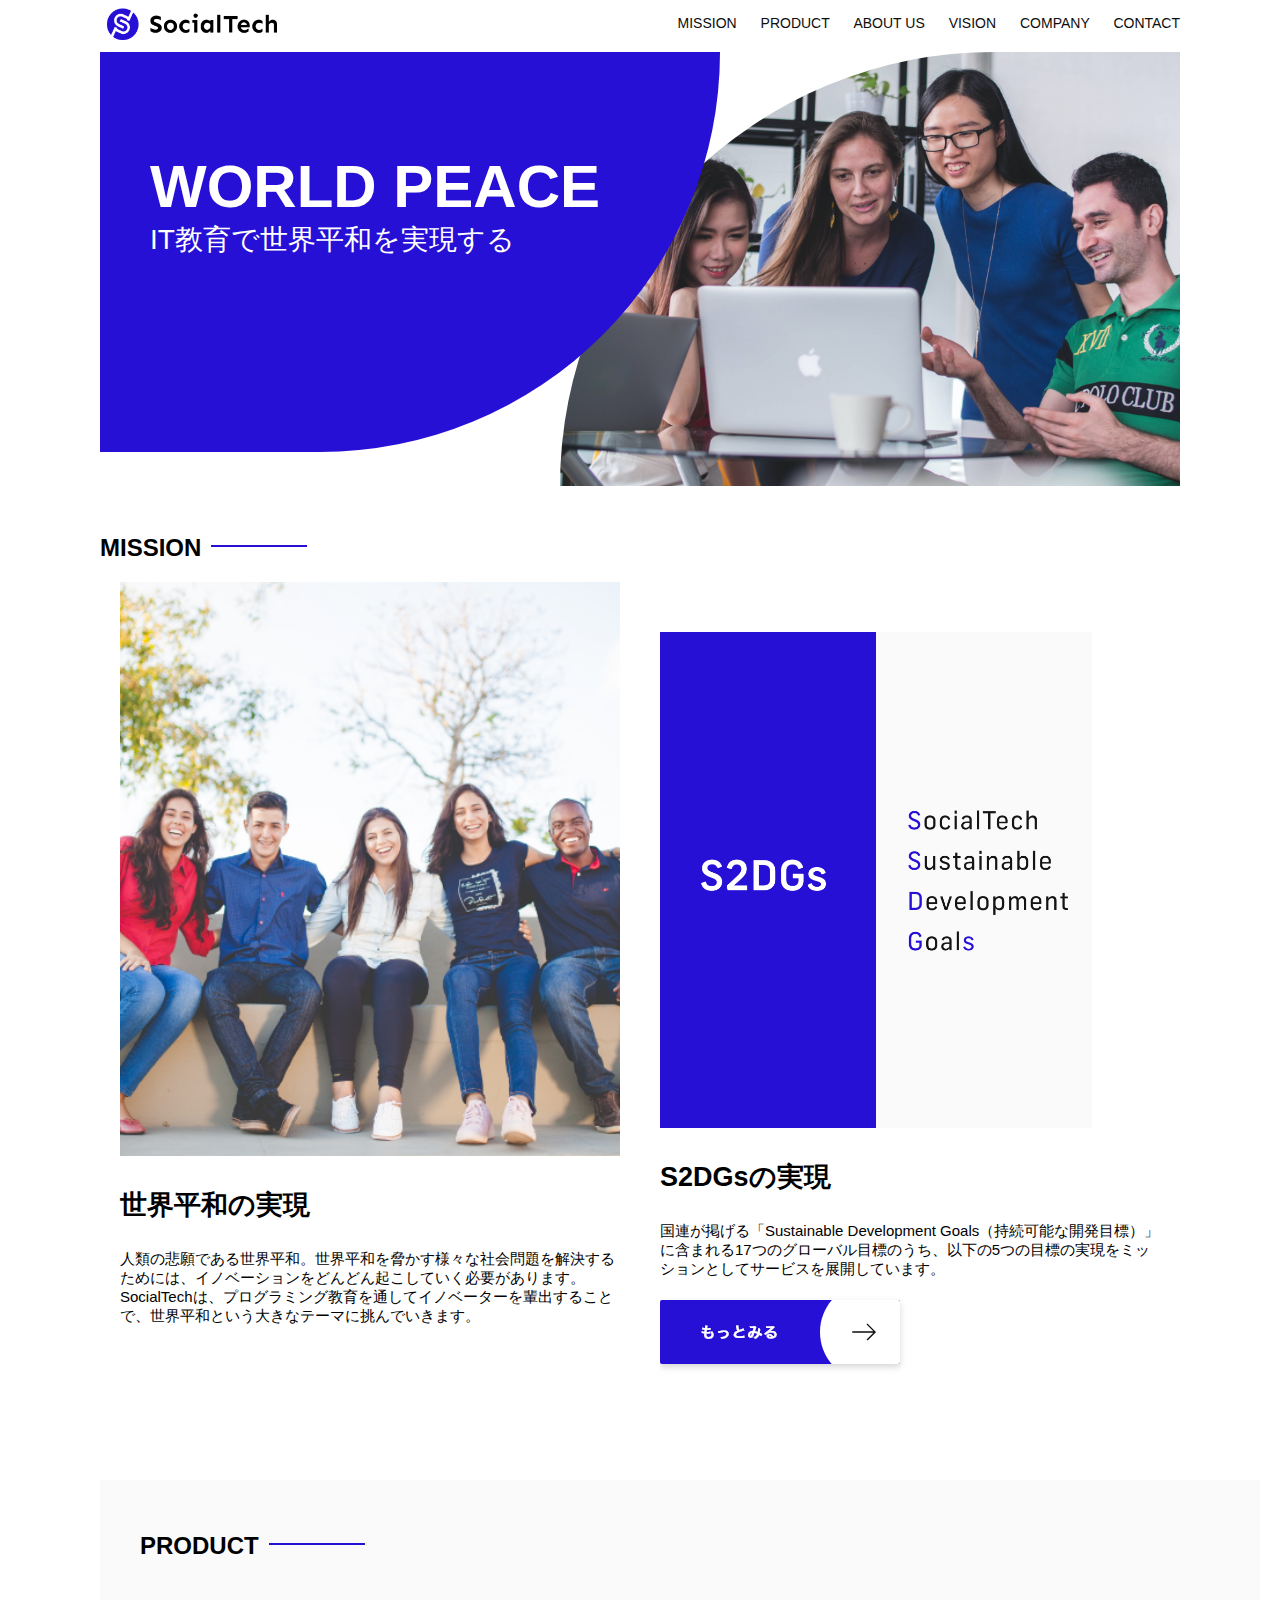
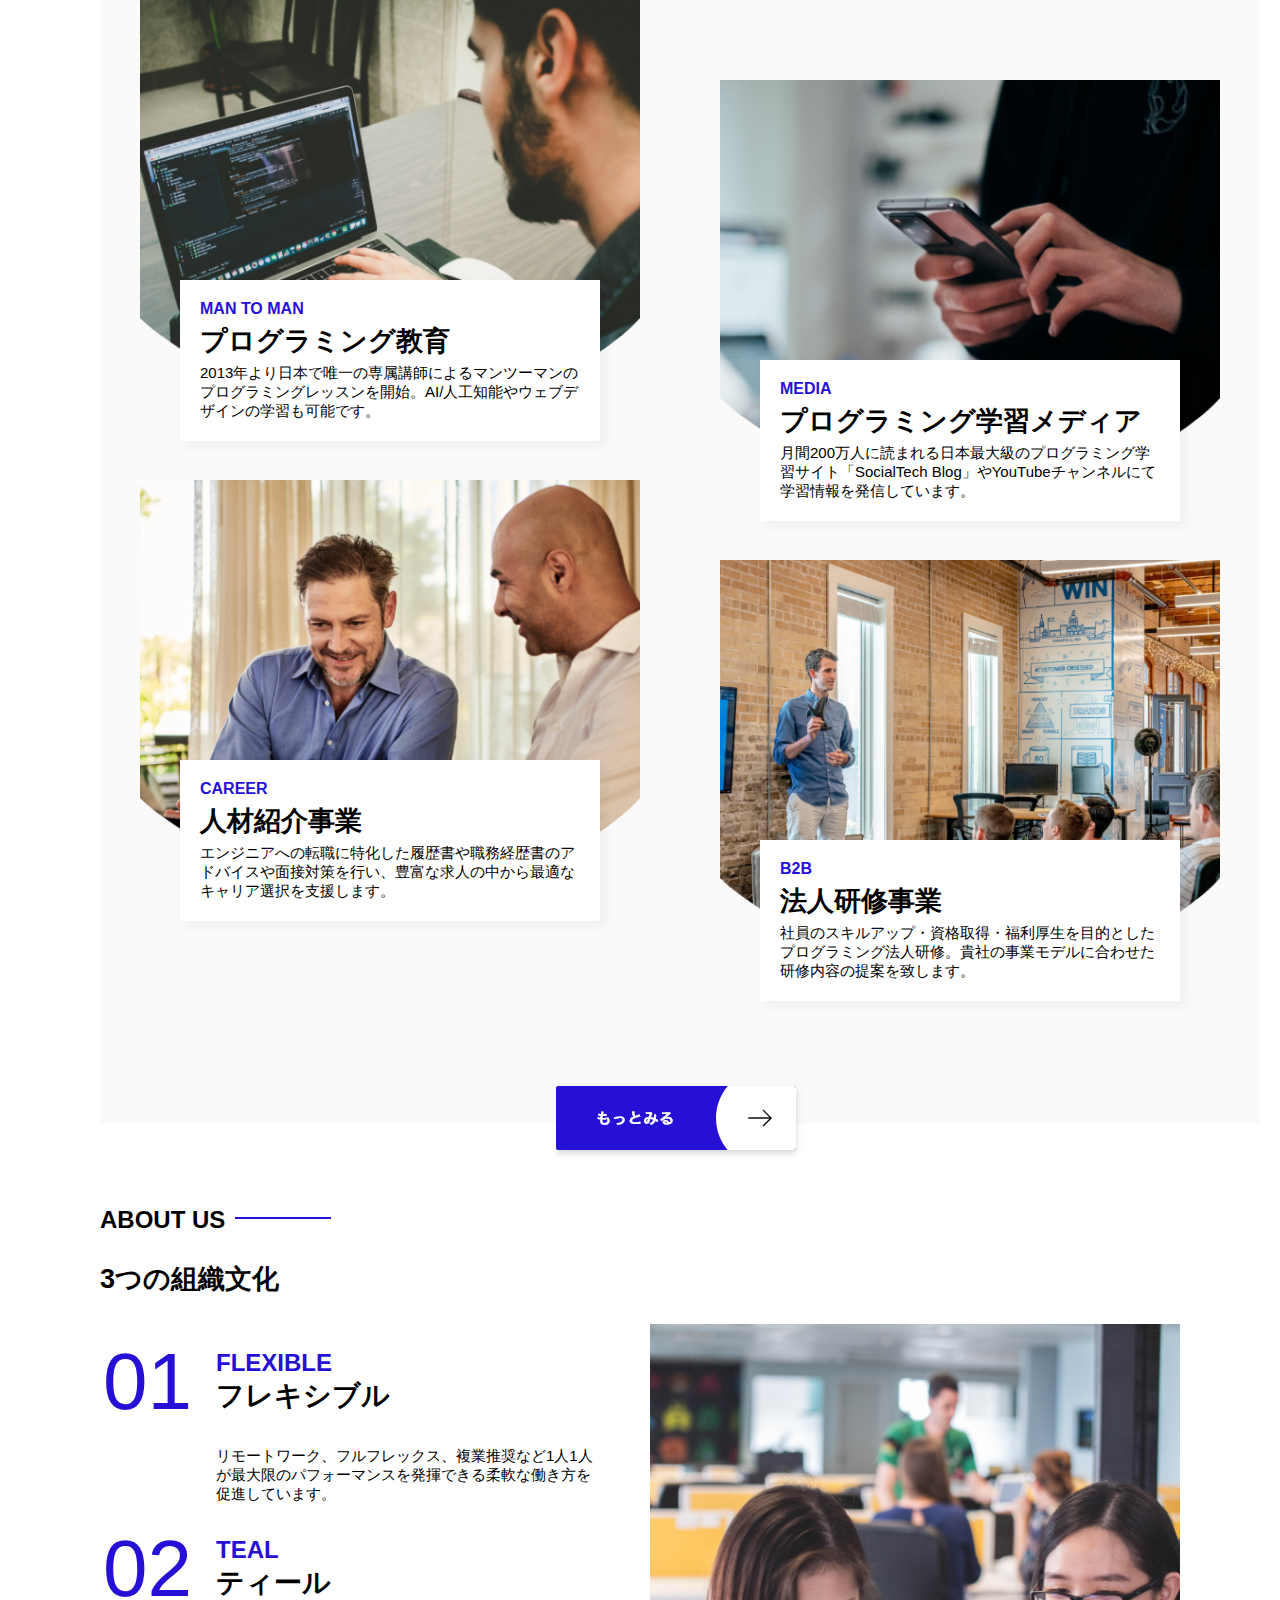
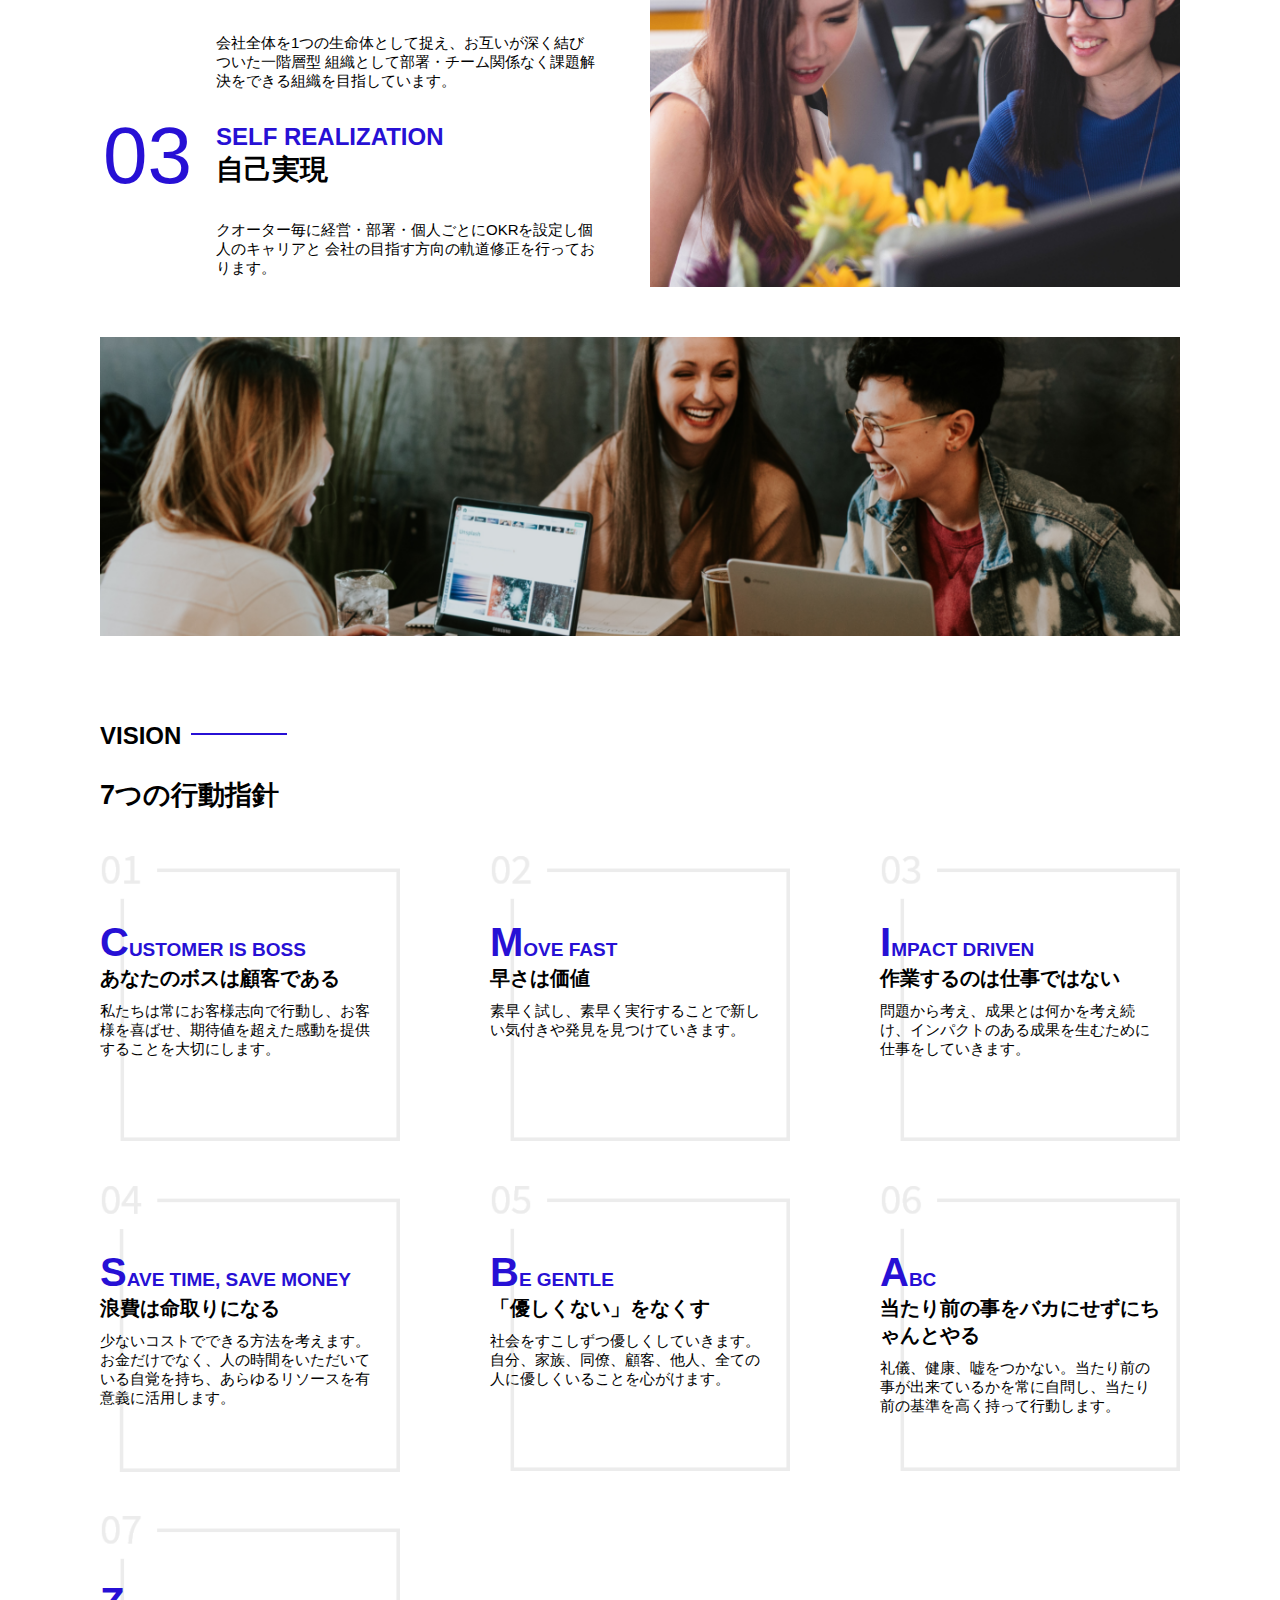
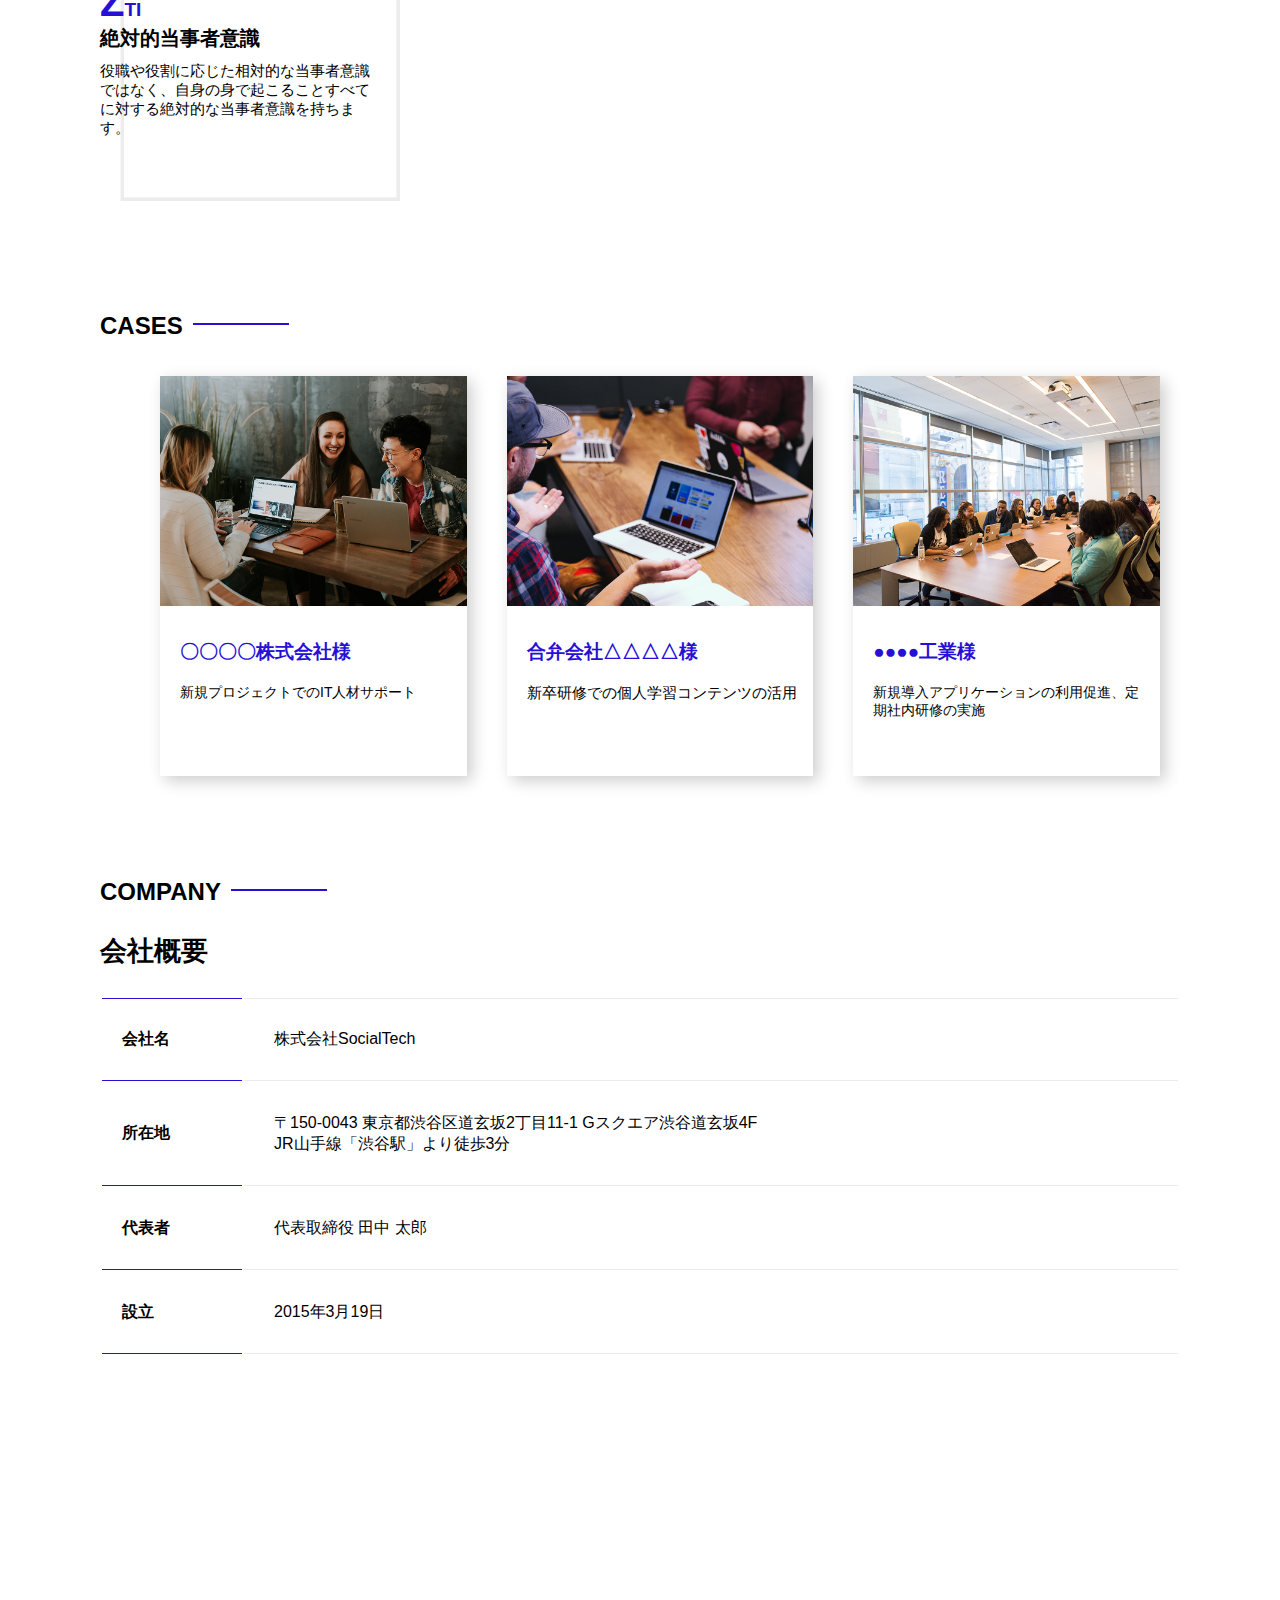
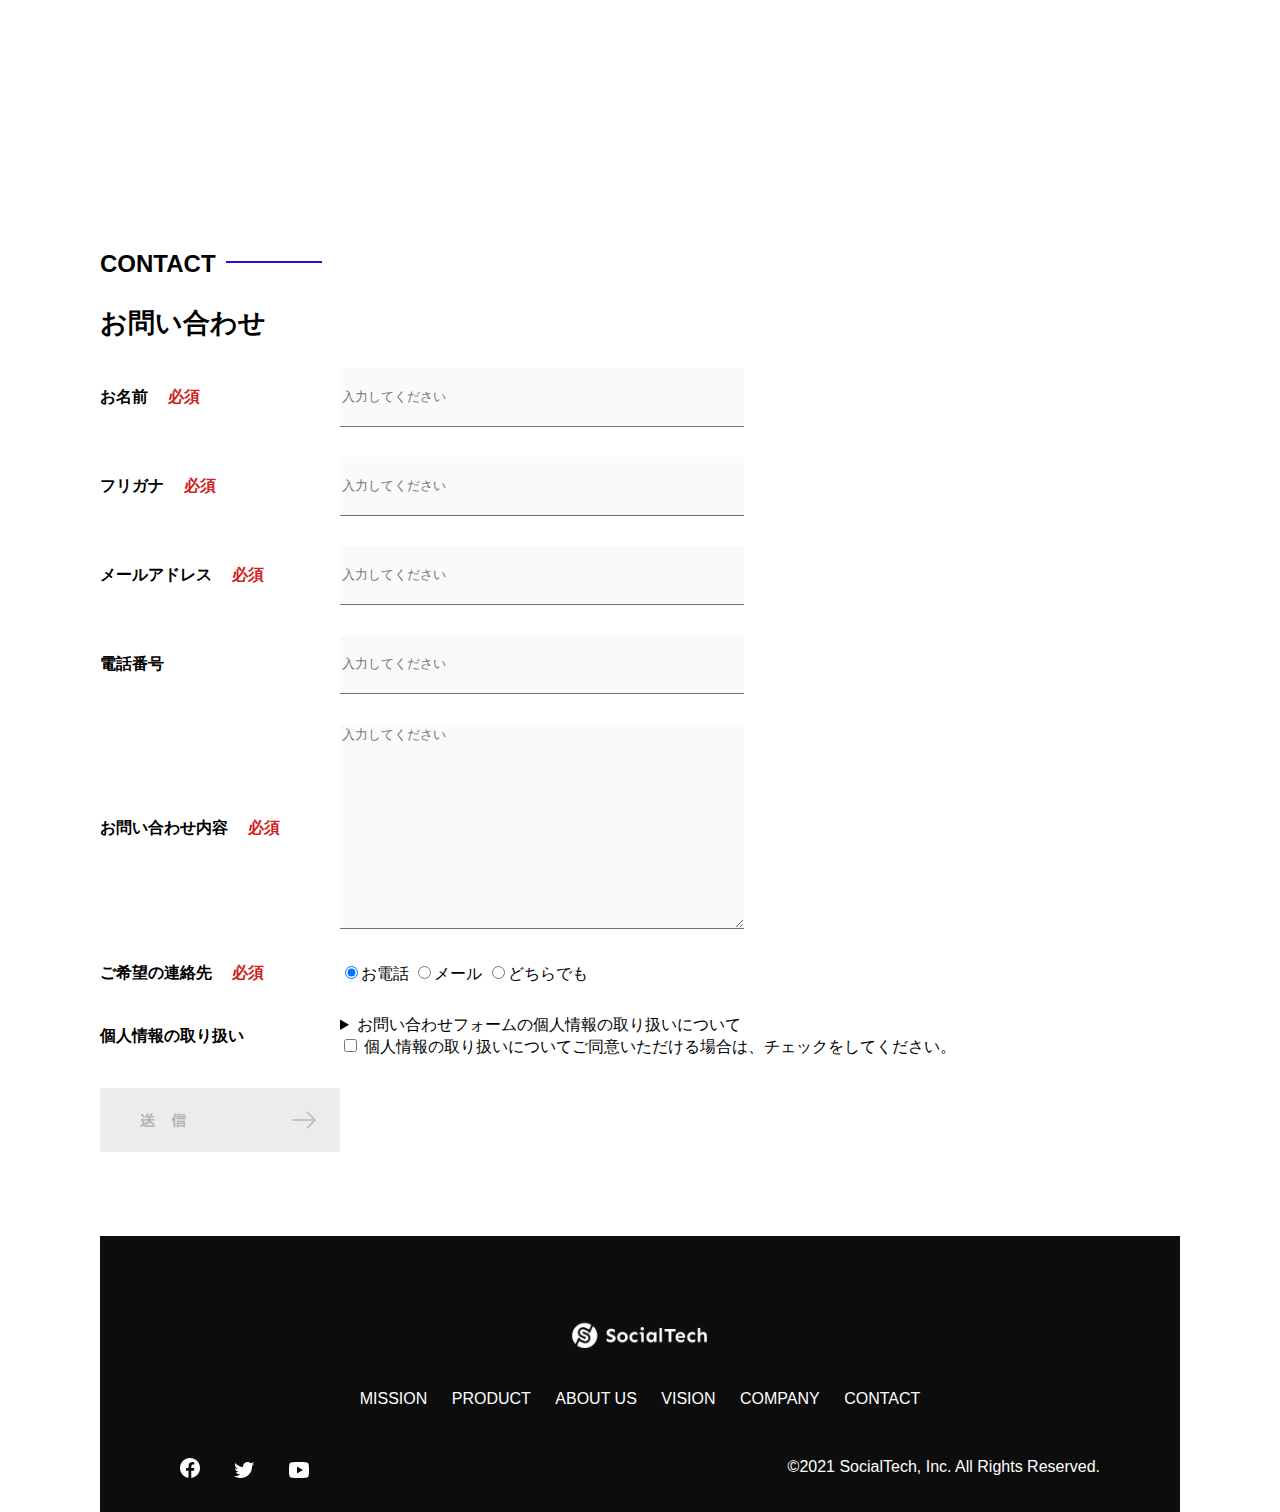
<file: kadai_012/socialtech-kadai_012/index.html>
<!DOCTYPE html>
<html>
  <head>
    <title>SocialTech</title>
    <meta charset="UTF-8" />
    <meta
      name="description"
      content="SocialTechはEdTech業界のリーディングカンパニーを目指します。"
    />
    <meta name="viewport" content="width=device-width, initial-scale=1.0" />
    <link rel="stylesheet" href="style.css" />
  </head>
  <body>
    <!-- ヘッダー -->
    <header>
      <!-- ロゴ -->
      <a href="index.html" id="logo"
        ><img src="images/logo.png" alt="トップページに戻る"
      /></a>

      <!-- PC用ナビゲーション -->
      <nav id="nav-pc">
        <a href="mission.html">MISSION</a>
        <a href="product.html">PRODUCT</a>
        <a href="index.html#aboutus">ABOUT US</a>
        <a href="index.html#vision">VISION</a>
        <a href="index.html#company">COMPANY</a>
        <a href="index.html#contact">CONTACT</a>
      </nav>
    </header>
    <main>
      <article>
        <!-- メインビジュアル -->
        <section id="main-visual">
          <div id="main-message">
            <h1>WORLD PEACE</h1>
            <p>IT教育で世界平和を実現する</p>
          </div>
          <img
            src="images/index/index-main.png"
            alt="PCの周りに集まる多国籍の仲間たち"
          />
        </section>
        <!--ミッション-->
        <section id="mission">
          <h2 class="index-h2">MISSION</h2>
          <div id="mission-flex">
            <div>
              <img
                id="mission-photo"
                src="images/index/index-mission.png"
                alt="屋外のベンチで写真を撮影する多国籍の仲間たち"
              />
              <h3>世界平和の実現</h3>
              <p>
                人類の悲願である世界平和。世界平和を脅かす様々な社会問題を解決するためには、イノベーションをどんどん起こしていく必要があります。SocialTechは、プログラミング教育を通してイノベーターを輩出することで、世界平和という大きなテーマに挑んでいきます。
              </p>
            </div>
            <div>
              <img id="s2dgs" src="images/index/s2dgs.png" alt="S2DGs" />
              <h3>S2DGsの実現</h3>
              <p>
                国連が掲げる「Sustainable Development
                Goals（持続可能な開発目標）」に含まれる17つのグローバル目標のうち、以下の5つの目標の実現をミッションとしてサービスを展開しています。
              </p>
              <a href="mission.html">
                <img src="images/button-more.png" alt="もっとみる" />
              </a>
            </div>
          </div>
        </section>
        <!-- プロダクト -->
        <section id="product">
          <h2 class="index-h2">PRODUCT</h2>
          <div>
            <div id="product-left">
              <div>
                <img
                  class="product-photo"
                  src="images/index/index-mantoman.png"
                  alt="PCでコードを書く男性"
                />
                <div class="product-explain">
                  <span>MAN TO MAN</span>
                  <h3>プログラミング教育</h3>
                  <p>
                    2013年より日本で唯一の専属講師によるマンツーマンのプログラミングレッスンを開始。AI/人工知能やウェブデザインの学習も可能です。
                  </p>
                </div>
              </div>
              <div>
                <img
                  class="product-photo"
                  src="images/index/index-career.png"
                  alt="笑顔で話し合う2人の男性"
                />
                <div class="product-explain">
                  <span>CAREER</span>
                  <h3>人材紹介事業</h3>
                  <p>
                    エンジニアへの転職に特化した履歴書や職務経歴書のアドバイスや面接対策を行い、豊富な求人の中から最適なキャリア選択を支援します。
                  </p>
                </div>
              </div>
            </div>
            <div id="product-right">
              <div>
                <img
                  class="product-photo"
                  src="images/index/index-media.png"
                  alt="スマートフォンを操作する人"
                />
                <div class="product-explain">
                  <span>MEDIA</span>
                  <h3>プログラミング学習メディア</h3>
                  <p>
                    月間200万人に読まれる日本最大級のプログラミング学習サイト「SocialTech
                    Blog」やYouTubeチャンネルにて学習情報を発信しています。
                  </p>
                </div>
              </div>
              <div>
                <img
                  class="product-photo"
                  src="images/index/index-b2b.png"
                  alt="講演中の男性とそれを聴く人々"
                />
                <div class="product-explain">
                  <span>B2B</span>
                  <h3>法人研修事業</h3>
                  <p>
                    社員のスキルアップ・資格取得・福利厚生を目的としたプログラミング法人研修。貴社の事業モデルに合わせた研修内容の提案を致します。
                  </p>
                </div>
              </div>
            </div>
          </div>
          <div>
            <a id="product-more" href="product.html">
              <img src="images/button-more.png" alt="もっとみる" />
            </a>
          </div>
        </section>
        <!---ABOUT US-->
        <section id="aboutus">
          <h2 class="index-h2">ABOUT US</h2>
          <h3>3つの組織文化</h3>
          <div>
            <table class="culture-table">
              <tr>
                <td>
                  <span class="culture-num">01</span>
                </td>
                <td>
                  <span class="culture-en">FLEXIBLE</span>
                  <span class="culture-jp">フレキシブル</span>
                </td>
              </tr>
              <tr>
                <td>
                  <!--空のセル-->
                </td>
                <td>
                  <p class="culture-description">
                    リモートワーク、フルフレックス、複業推奨など1人1人が最大限のパフォーマンスを発揮できる柔軟な働き方を促進しています。
                  </p>
                </td>
              </tr>
              <tr>
                <td>
                  <span class="culture-num">02</span>
                </td>
                <td>
                  <span class="culture-en">TEAL</span>
                  <span class="culture-jp">ティール</span>
                </td>
              </tr>
              <tr>
                <td>
                  <!--空のセル-->
                </td>
                <td>
                  <p class="culture-description">
                    会社全体を1つの生命体として捉え、お互いが深く結びついた一階層型
                    組織として部署・チーム関係なく課題解決をできる組織を目指しています。
                  </p>
                </td>
              </tr>
              <tr>
                <td>
                  <span class="culture-num">03</span>
                </td>
                <td>
                  <span class="culture-en">SELF REALIZATION</span>
                  <span class="culture-jp">自己実現</span>
                </td>
              </tr>
              <tr>
                <td>
                  <!--空のセル-->
                </td>
                <td>
                  <p class="culture-description">
                    クオーター毎に経営・部署・個人ごとにOKRを設定し個人のキャリアと
                    会社の目指す方向の軌道修正を行っております。
                  </p>
                </td>
              </tr>
            </table>
            <img
              class="culture-img"
              src="images/index/index-aboutus1.png"
              alt="笑顔で話し合う2人の女性"
            />
          </div>
          <img
            class="culture-img2"
            src="images/index/index-aboutus2.png"
            alt="笑顔で話し合う3人の男女"
          />
        </section>
        <!-- VISION -->
        <section id="vision">
          <h2 class="index-h2">VISION</h2>
          <h3>7つの行動指針</h3>
          <div>
            <div class="vision-box">
              <img src="images/index/vision-01.png" alt="01" />
              <span>
                <h4>CUSTOMER IS BOSS</h4>
                <h5>あなたのボスは顧客である</h5>
                <p>
                  私たちは常にお客様志向で行動し、お客様を喜ばせ、期待値を超えた感動を提供することを大切にします。
                </p>
              </span>
            </div>
            <div class="vision-box">
              <img src="images/index/vision-02.png" alt="02" />
              <span>
                <h4>MOVE FAST</h4>
                <h5>早さは価値</h5>
                <p>
                  素早く試し、素早く実行することで新しい気付きや発見を見つけていきます。
                </p>
              </span>
            </div>
            <div class="vision-box">
              <img src="images/index/vision-03.png" alt="03" />
              <span>
                <h4>IMPACT DRIVEN</h4>
                <h5>作業するのは仕事ではない</h5>
                <p>
                  問題から考え、成果とは何かを考え続け、インパクトのある成果を生むために仕事をしていきます。
                </p>
              </span>
            </div>
            <div class="vision-box">
              <img src="images/index/vision-04.png" alt="04" />
              <span>
                <h4>SAVE TIME, SAVE MONEY</h4>
                <h5>浪費は命取りになる</h5>
                <p>
                  少ないコストでできる方法を考えます。お金だけでなく、人の時間をいただいている自覚を持ち、あらゆるリソースを有意義に活用します。
                </p>
              </span>
            </div>
            <div class="vision-box">
              <img src="images/index/vision-05.png" alt="05" />
              <span>
                <h4>BE GENTLE</h4>
                <h5>「優しくない」をなくす</h5>
                <p>
                  社会をすこしずつ優しくしていきます。自分、家族、同僚、顧客、他人、全ての人に優しくいることを心がけます。
                </p>
              </span>
            </div>
            <div class="vision-box">
              <img src="images/index/vision-06.png" alt="06" />
              <span>
                <h4>ABC</h4>
                <h5>当たり前の事をバカにせずにちゃんとやる</h5>
                <p>
                  礼儀、健康、嘘をつかない。当たり前の事が出来ているかを常に自問し、当たり前の基準を高く持って行動します。
                </p>
              </span>
            </div>
            <div class="vision-box">
              <img src="images/index/vision-07.png" alt="07" />
              <span>
                <h4>ZTI</h4>
                <h5>絶対的当事者意識</h5>
                <p>
                  役職や役割に応じた相対的な当事者意識ではなく、自身の身で起こることすべてに対する絶対的な当事者意識を持ちます。
                </p>
              </span>
            </div>
          </div>
        </section>


        <!-- CASES -->
        <section id="cases">
         <h2 class="index-h2">CASES</h2>

        <ul>

          <li class="case-card">
            <img class="case-img" src="images/index/case-1.png" alt="仲良く語り合う3人">
            <div class="case-info">
              <h3 class="case-name">〇〇〇〇株式会社様</h3>
              <p class="case-content">新規プロジェクトでのIT人材サポート</p>
            </div>
          </li>

          <li class="case-card">
            <img class="case-img" src="images/index/case-2.png" alt="PCでコンテンツを見る">
            <div class="case-info">
              <h3 class="case-name">合弁会社△△△△様</h3>
              <p case-content>新卒研修での個人学習コンテンツの活用</p>
            </div>
          </li>

          <li class="case-card">
           <img class="case-img" src="images/index/case-3.png" alt="社内研修中の会議室">
           <div class="case-info">
            <h3 class="case-name">●●●●工業様</h3>
            <p class="case-content">新規導入アプリケーションの利用促進、定期社内研修の実施</p>
           </div>
          </li>


          
        </ul>

        </section>



        <!-- COMPANY -->
        <section id="company">
          <h2 class="index-h2">COMPANY</h2>
          <h3>会社概要</h3>
          <table id="company-table">
            <tr>
              <th class="tableheader-first">会社名</th>
              <td class="cell-first">株式会社SocialTech</td>
            </tr>
            <tr>
              <th class="tableheader">所在地</th>
              <td class="cell">
                〒150-0043 東京都渋谷区道玄坂2丁目11-1 Gスクエア渋谷道玄坂4F<br />JR山手線「渋谷駅」より徒歩3分
              </td>
            </tr>
            <tr>
              <th class="tableheader">代表者</th>
              <td class="cell">代表取締役 田中 太郎</td>
            </tr>
            <tr>
              <th class="tableheader">設立</th>
              <td class="cell">2015年3月19日</td>
            </tr>
          </table>
          <iframe
            src="https://www.google.com/maps/embed?pb=!1m18!1m12!1m3!1d3241.7759544892483!2d139.69399665123464!3d35.65789123876098!2m3!1f0!2f0!3f0!3m2!1i1024!2i768!4f13.1!3m3!1m2!1s0x60188caa0042e8d1%3A0xba130bea826a7aa2!2z44CSMTUwLTAwNDMg5p2x5Lqs6YO95riL6LC35Yy66YGT546E5Z2C77yS5LiB55uu77yR77yR4oiS77yR!5e0!3m2!1sja!2sjp!4v1636872991912!5m2!1sja!2sjp"
            style="border: 0"
            allowfullscreen=""
            loading="lazy"
          >
          </iframe>
        </section>
        <!-- お問い合わせフォーム -->
        <section id="contact">
          <h2 class="index-h2">CONTACT</h2>
          <h3>お問い合わせ</h3>
          <form>
            <div>
              <div class="contact-heading">
                <label class="contact-label"
                  >お名前<span class="contact-span">必須</span></label
                >
              </div>
              <div class="contact-form">
                <input
                  type="text"
                  name="name"
                  placeholder="入力してください"
                  class="contact-textbox"
                />
              </div>
            </div>
            <div>
              <div class="contact-heading">
                <label class="contact-label"
                  >フリガナ<span class="contact-span">必須</span></label
                >
              </div>
              <div>
                <input
                  type="text"
                  name="hurigana"
                  placeholder="入力してください"
                  class="contact-textbox"
                />
              </div>
            </div>
            <div>
              <div class="contact-heading">
                <label class="contact-label"
                  >メールアドレス<span class="contact-span">必須</span></label
                >
              </div>
              <div>
                <input
                  type="text"
                  name="email"
                  placeholder="入力してください"
                  class="contact-textbox"
                />
              </div>
            </div>
            <div>
              <div class="contact-heading">
                <label class="contact-label">電話番号</label>
              </div>
              <div>
                <input
                  type="text"
                  name="tel"
                  placeholder="入力してください"
                  class="contact-textbox"
                />
              </div>
            </div>
            <div>
              <div class="contact-heading">
                <label class="contact-label"
                  >お問い合わせ内容<span class="contact-span">必須</span></label
                >
              </div>
              <div>
                <textarea
                  class="contact-textarea"
                  placeholder="入力してください"
                  name="message"
                ></textarea>
              </div>
            </div>
            <div>
              <div class="contact-heading">
                <label class="contact-label"
                  >ご希望の連絡先<span class="contact-span">必須</span></label
                >
              </div>
              <div>
                <input
                  class="radiobutton"
                  type="radio"
                  value="tel"
                  name="contact"
                  checked
                /><label>お電話</label>
                <input
                  class="radiobutton"
                  type="radio"
                  value="mail"
                  name="contact"
                /><label>メール</label>
                <input
                  class="radiobutton"
                  type="radio"
                  value="both"
                  name="contact"
                /><label>どちらでも</label>
              </div>
            </div>
            <div>
              <div class="contact-heading">
                <label class="contact-label">個人情報の取り扱い</label>
              </div>
              <div>
                <details>
                  <summary>
                    お問い合わせフォームの個人情報の取り扱いについて
                  </summary>
                  <div>
                    <span>１．組織の名称又は氏名</span><br />
                    株式会社SocialTech<br /><br />
                    <span
                      >２．個人情報保護管理者（若しくはその代理人）の氏名又は職名、所属及び連絡先
                      鈴木 一郎 コーポレート部</span
                    ><br />
                    メールアドレス：support@socialtech.net<br />
                    TEL：03-xxxx-xxxx<br />
                    <span>３．個人情報の利用目的</span><br />
                    ・本サービス及び本サービスに関連する情報の提供又はそれらに関する連絡のため<br />
                    ・ユーザーの本人確認のため<br />
                    ・当社サービスのご案内のため<br />
                    ・当社の商品等の広告または宣伝（電子メールによるものを含むものとします。）<br /><br />
                    <span>４．個人情報の取り扱い業務の委託</span><br />
                    個人情報の取扱業務の全部または一部を外部に業務委託する場合があります。<br />
                    その際、弊社は、個人情報を適切に保護できる管理体制を敷き実行していることを条件として<br />
                    委託先を厳選したうえで、機密保持契約を委託先と締結し、お客様の個人情報を厳密に管理させます。<br /><br />
                    <span>５．個人情報の開示等の請求</span><br />
                    お客様は、弊社に対してご自身の個人情報の開示等（利用目的の通知、開示、内容の訂正・追加・削除、利用の停止または消去、第三者への提供の停止）に関して、当社問合わせ窓口に申し出ることができます。<br />
                    その際、弊社はお客様ご本人を確認させていただいたうえで、合理的な期間内に対応いたします。<br /><br />
                    なお、個人情報に関する弊社問合わせ先は、次の通りです。<br /><br />
                    株式会社SocialTech　個人情報問合せ窓口<br />
                    〒150-0043　東京都渋谷区道玄坂2丁目11-1 Ｇスクエア渋谷道玄坂
                    4F<br />
                    メールアドレス：support@socialtech.net　TEL：03-xxxx-xxxx<br /><br />
                    <span>６．個人情報を提供されることの任意性について</span
                    ><br /><br />
                    お客様がご自身の個人情報を弊社に提供されるか否かは、お客様のご判断によりますが、もしご提供されない場合には、適切なサービスが提供できない場合がありますので予めご了承ください。
                  </div>
                </details>
                <input type="checkbox" name="agree" />
                <span
                  >個人情報の取り扱いについてご同意いただける場合は、チェックをしてください。</span
                >
              </div>
            </div>
            <input
              type="image"
              value="Submit"
              src="images/button-submit.png"
              alt="送信する"
            />
          </form>
        </section>
      </article>
      <footer>
        <div id="footer-logo">
          <img src="images/logo-sp.png" alt="SocialTech" />
        </div>
        <div id="footer-link">
          <a href="mission.html">MISSION</a>
          <a href="product.html">PRODUCT</a>
          <a href="index.html#aboutus">ABOUT US</a>
          <a href="index.html#vision">VISION</a>
          <a href="index.html#company">COMPANY</a>
          <a href="index.html#contact">CONTACT</a>
        </div>
        <div id="sns-footer">
          <a href="https://www.facebook.com/sejuku2013"
            ><img src="images/button-facebook.png" alt="Facebookのリンク"
          /></a>
          <a href="https://twitter.com/samuraijuku"
            ><img src="images/button-twitter.png" alt="Twitterのリンク"
          /></a>
          <a href="https://www.youtube.com/channel/UCCFOQO5aDK0xXam4cUQXT8g"
            ><img src="images/button-youtube.png" alt="YouTubeのリンク"
          /></a>
          <span id="copyright"
            >&copy;2021 SocialTech, Inc. All Rights Reserved.
          </span>
        </div>
      </footer>
    </main>
  </body>
</html>
</file>
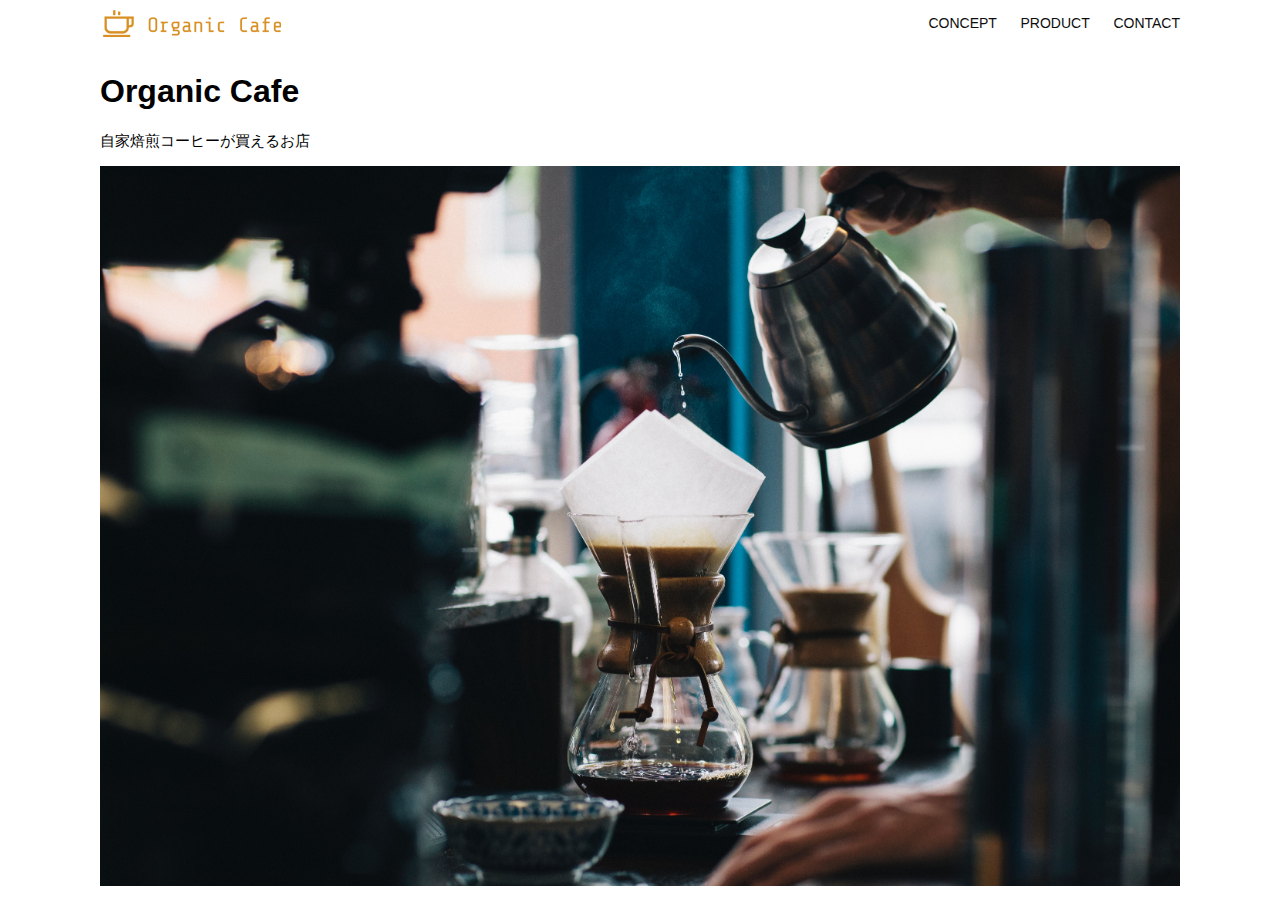
<file: kadai_013/kadai_013/index.html>
<!DOCTYPE html>
<html>
  <head>
    <title>Organic Cafe</title>
    <meta charset="UTF-8" />
    <meta
      name="description"
      content="自家焙煎のコーヒーがお家で楽しめるOrganic Cafe"
    />
    <meta name="viewport" content="width=device-width, initial-scale=1.0" />
    <link rel="stylesheet" href="style.css" />
  </head>
  <body>
    <!-- ヘッダー -->
    <header>
      <!-- ロゴ -->
      <a href="index.html" id="logo"
        ><img src="images/logo.png" alt="トップページに戻る"
      /></a>

      <!-- PC用ナビゲーション -->
      <img id="menu-sp" src="images/button-menu.png" alt="ナビゲーションを開く" 
      onclick="document.getElementById('nav-sp').style.display = 'block'">

      <nav id="nav-pc">
        <a href="index.html#concept">CONCEPT</a>
        <a href="index.html#product">PRODUCT</a>
        <a href="index.html#contact">CONTACT</a>
      </nav>

      <!-- スマホ用ナビゲーション -->
        
        <nav id="nav-sp"> 
          <img id="close" src="images/button-close.png" alt="ナビゲーションを閉じる"
             onclick="document.getElementById('nav-sp').style.display = 'none'">
          <a id="logo-sp" href="index.html"onclick:document.getElementById('nav-sp').style.display='none'>
            <img src="images/logo-sp.png" alt="トップページに戻る">
          </a>
          <a class="menu" href="index.html#concept" onclick="document.getElementById('nav-sp').style.display = 'none'">CONCEPT</a>
          <a class="menu" href="index.html#product" onclick="document.getElementById('nav-sp').style.display = 'none'">PRODUCT</a>
          <a class="menu" href="index.html#contact" onclick="document.getElementById('nav-sp').style.display = 'none'">CONTACT</a>
          
        </nav>

    </header>
    <main>
      <article>
        <!-- メインビジュアル -->
        <section id="main-visual">
          <div id="main-message">
            <h1>Organic Cafe</h1>
            <p>自家焙煎コーヒーが買えるお店</p>
          </div>
          <img
            src="images/main-image.jpg"
            alt="コーヒーをハンドドリップで淹れる画像"
          />
        </section>
      </article>
    </main>
  </body>
</html>
</file>
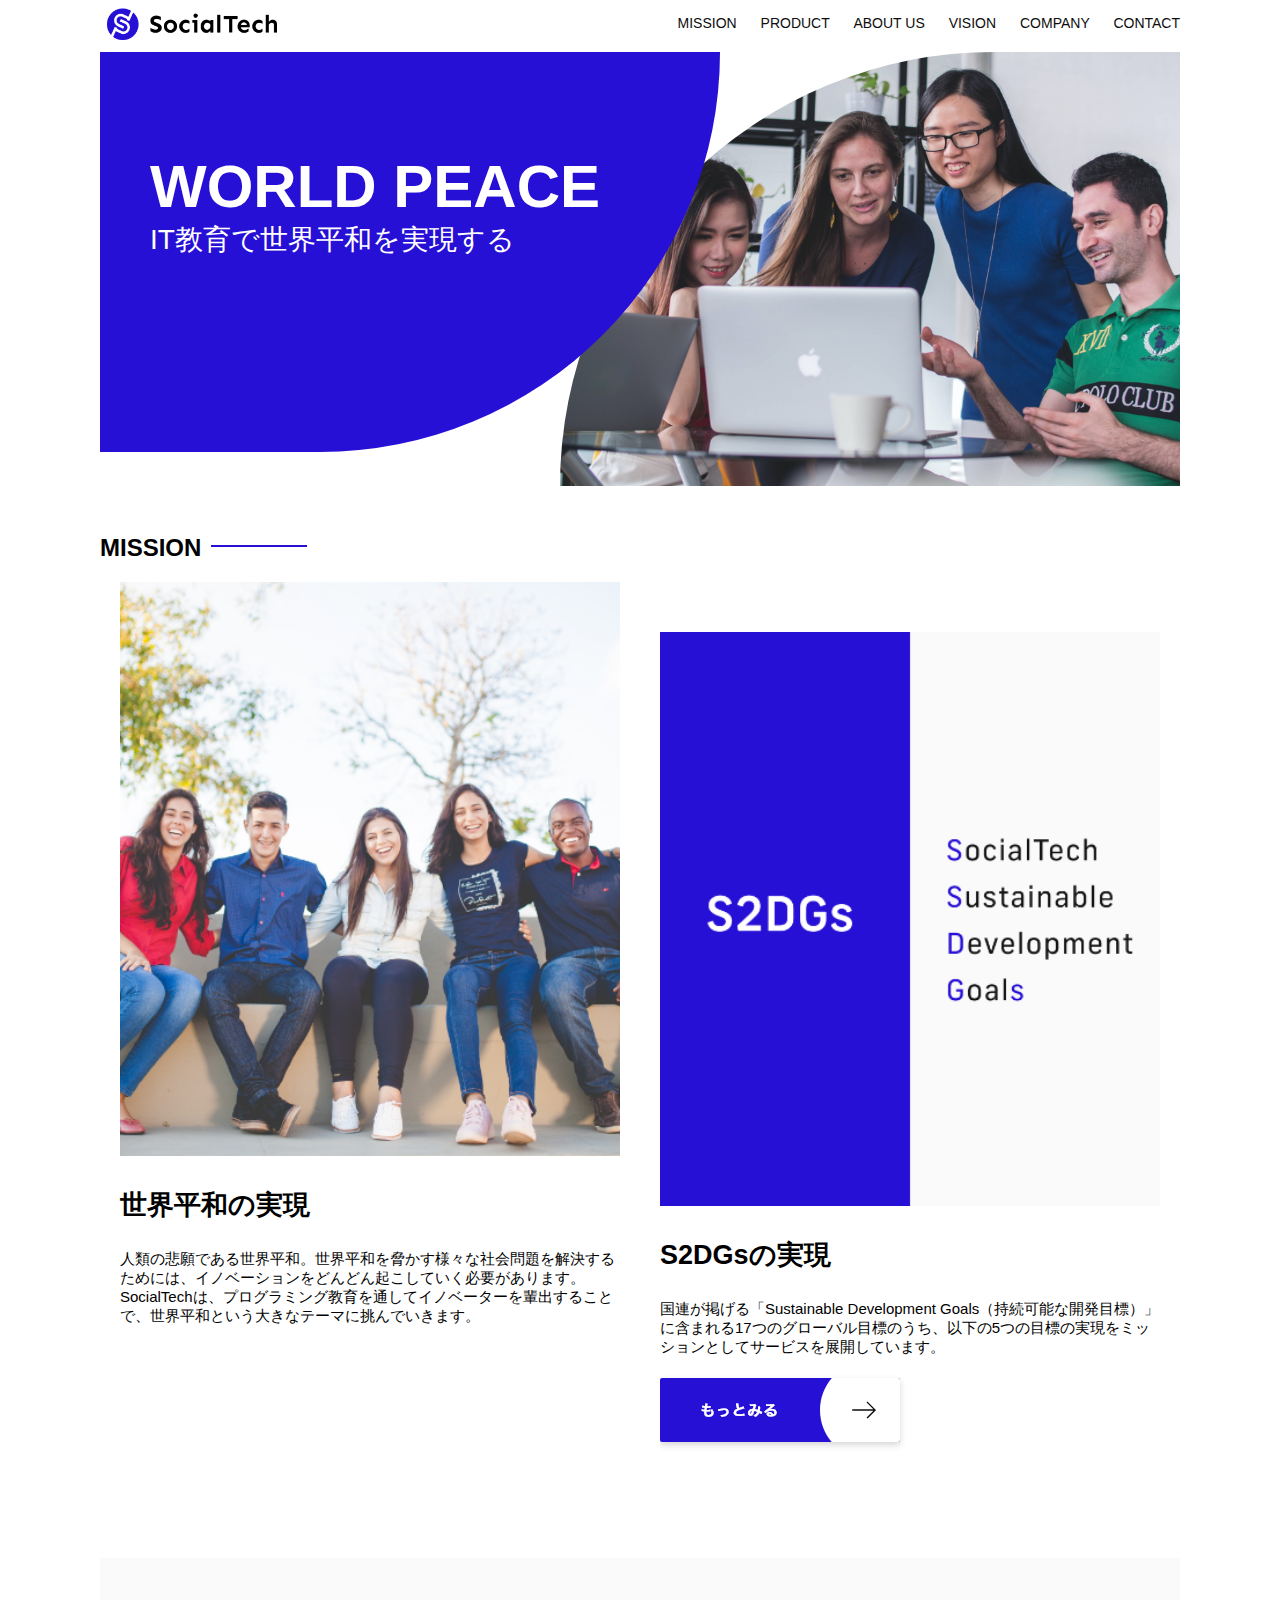
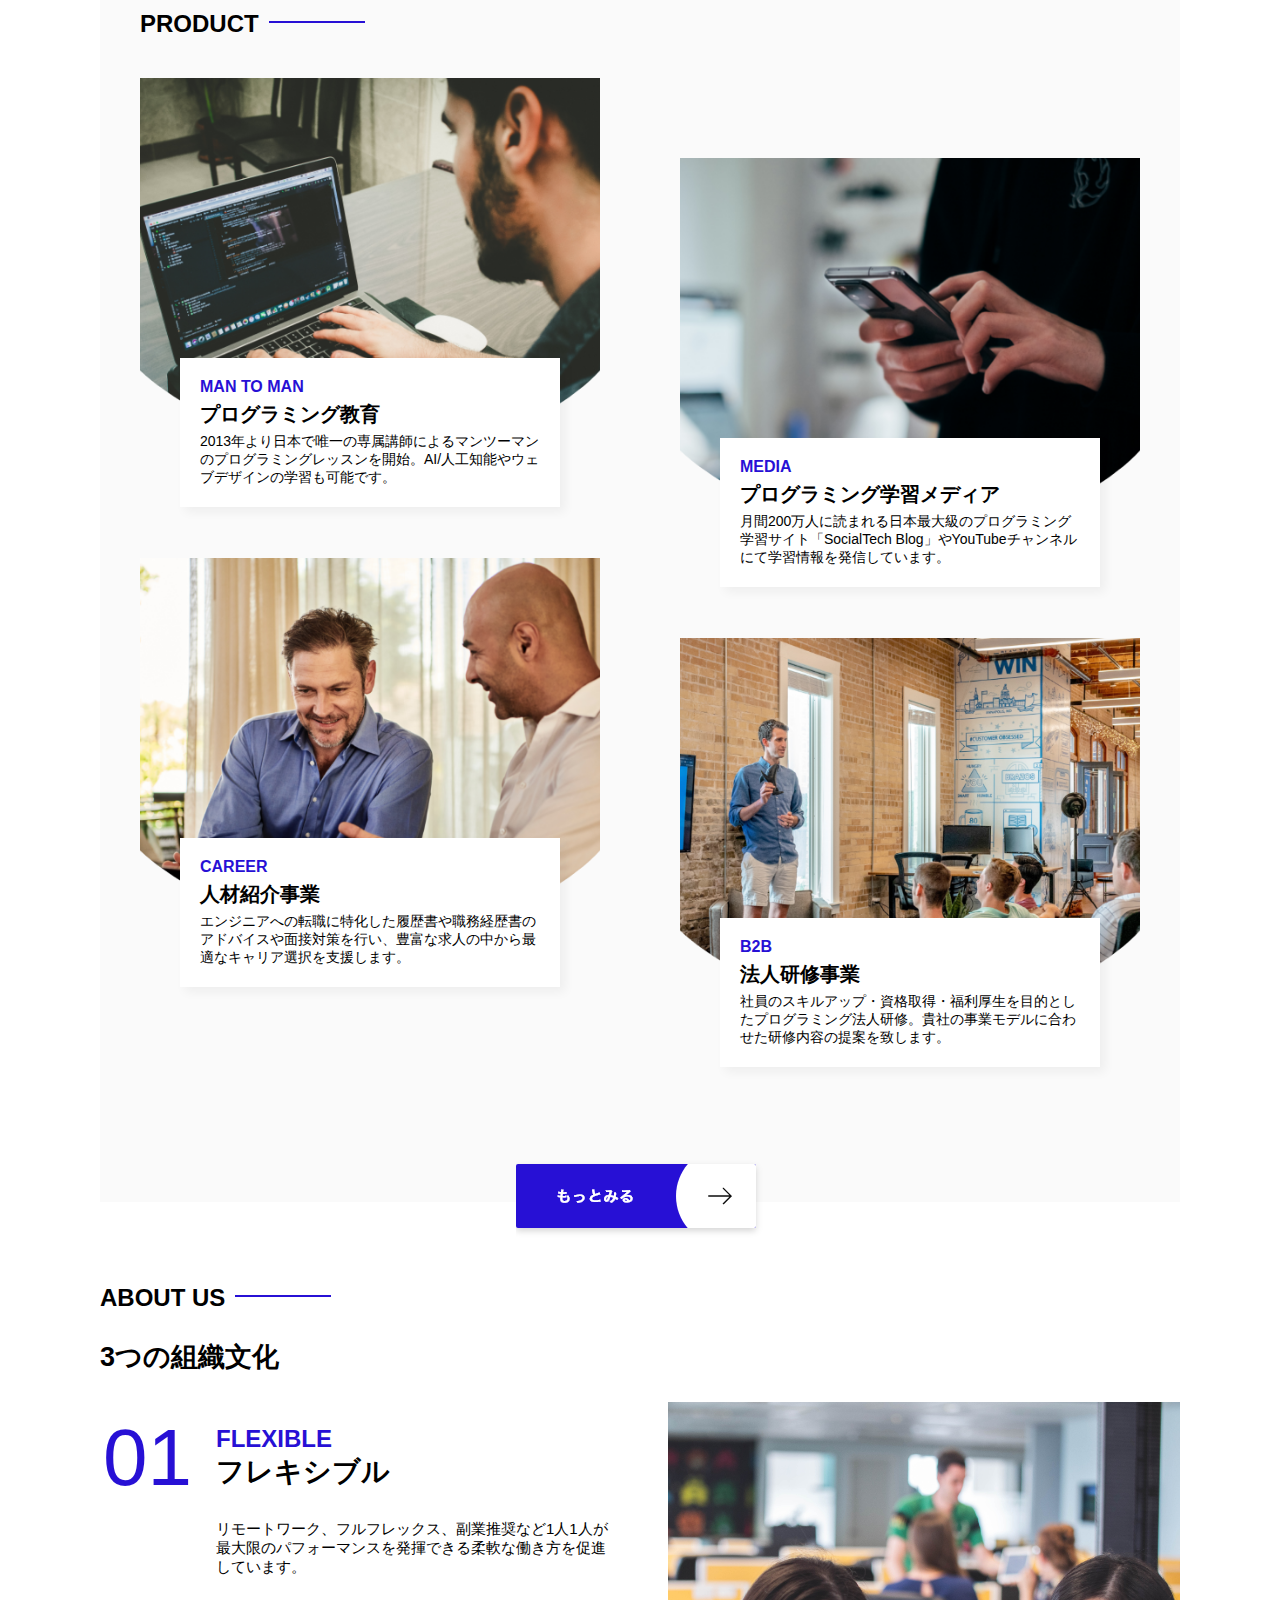
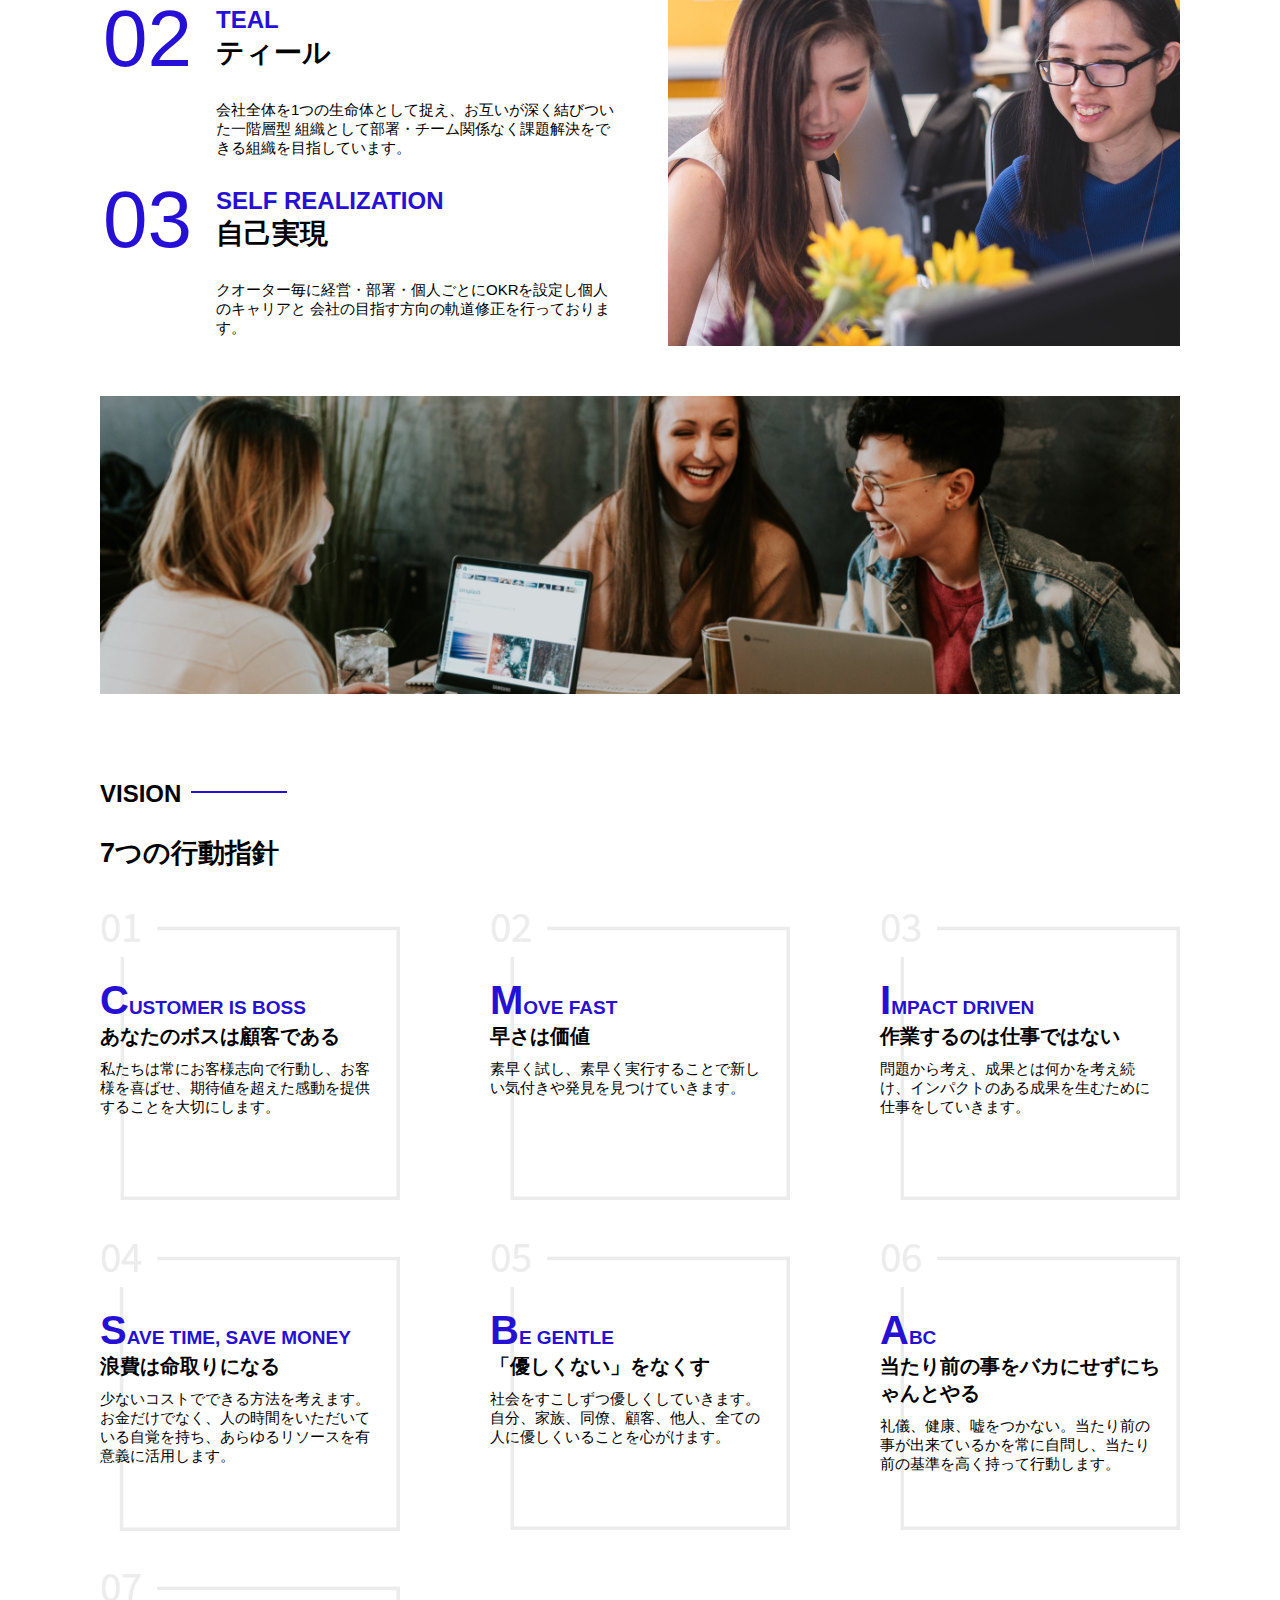
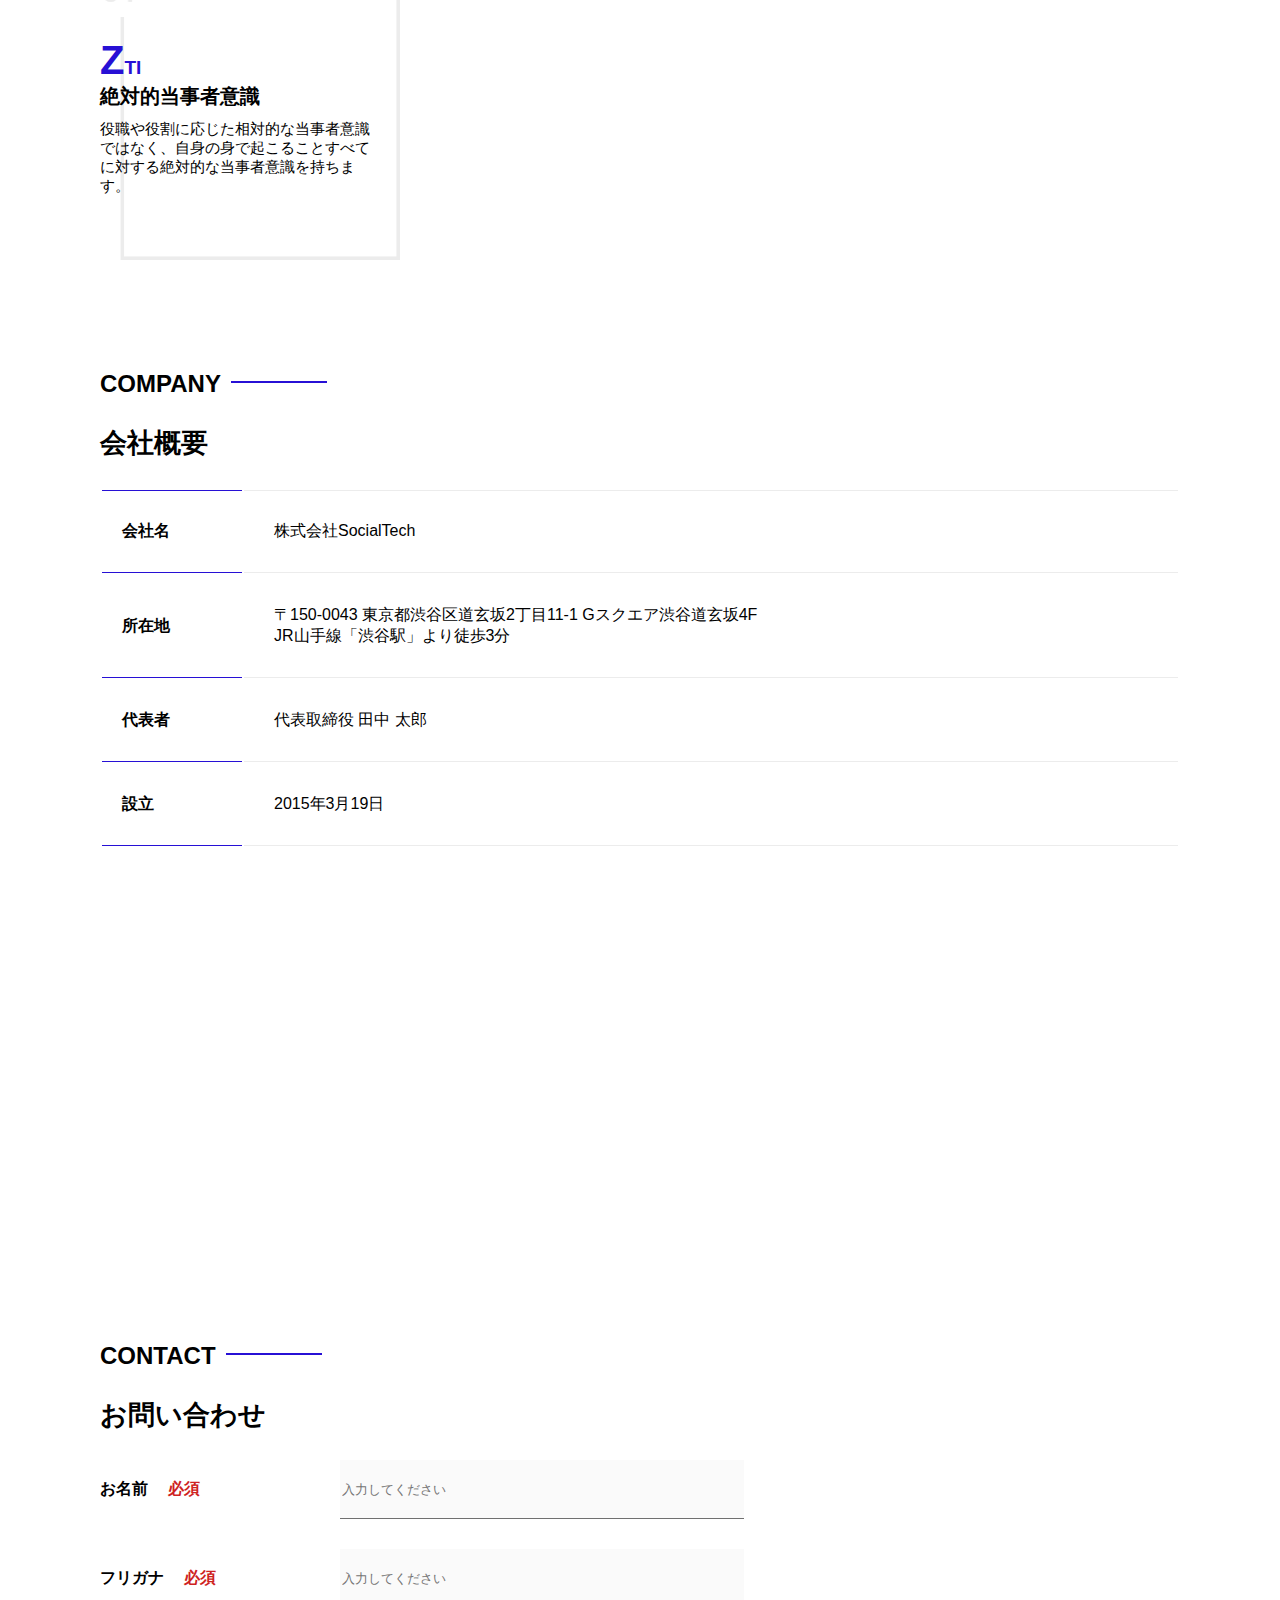
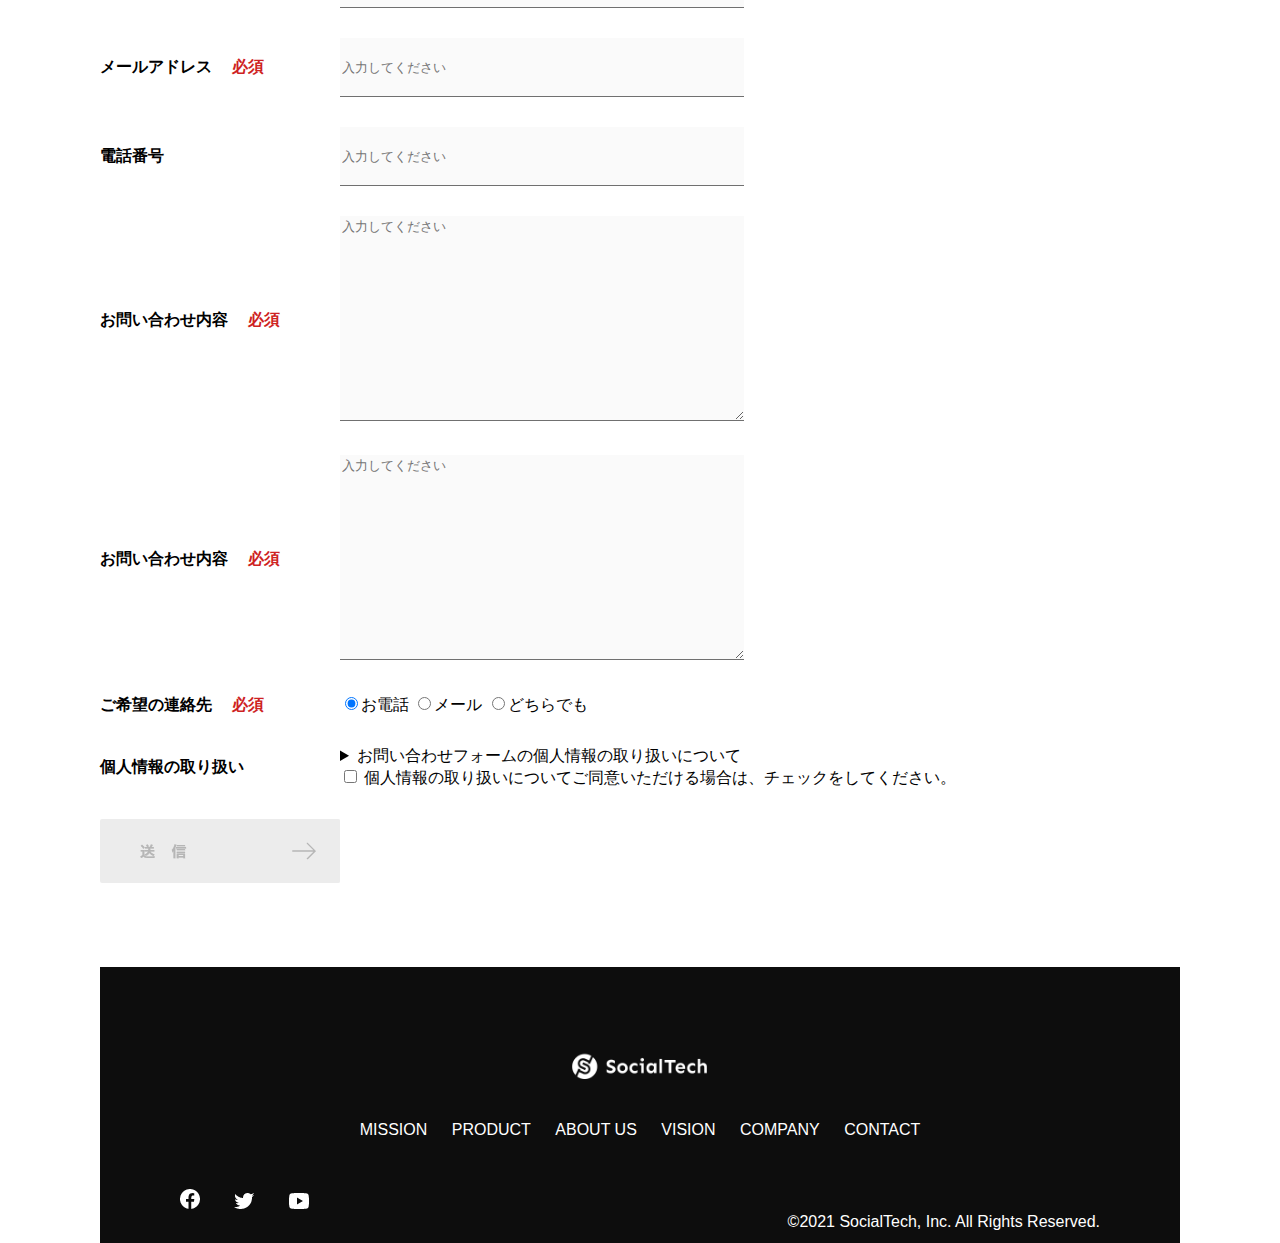
<file: kadai_tutorial_output/socialtech/index.html>
<!DOCTYPE html>

<html>

  <head>
    <title>SocialTech</title>
    <meta charset="UTF-8">
    <meta name="description" content="SocialTechはEdTech業界のリーディングカンパニーを目指します。">
    <meta name="viewport" content="width=device-width, initial-scale=1.0">
    <link rel="stylesheet" href="style.css">
  </head>

  <body>
    <!-- ヘッダー -->
    <header>
      <!-- ロゴ -->
     <a href="index.html" id="logo"><img src="images/logo.png" alt="トップページに戻る"></a>
   
     <!-- PC用ナビゲーション -->
     <nav id="nav-pc">
       <a href="mission.html">MISSION</a>
       <a href="product.html">PRODUCT</a>
       <a href="index.html#aboutus">ABOUT US</a>
       <a href="index.html#vision">VISION</a>
       <a href="index.html#company">COMPANY</a>
       <a href="index.html#contact">CONTACT</a>
     </nav>
      <!-- スマホ用メニューボタン -->
      <img id="menu-sp" src="images/button-menu.png" alt="ナビゲーションを開く" onclick="document.getElementById('nav-sp').style.display = 'block'">

        <!-- スマホ用ナビゲーション -->
     <nav id="nav-sp">
      <img id="close" src="images/button-close.png" alt="ナビゲーションを閉じる" onclick="document.getElementById('nav-sp').style.display = 'none'">
      <a id="logo-sp" href="index.html" onclick="document.getElementById('nav-sp').style.display = 'none'"><img
          src="images/logo-sp.png" alt="トップページに戻る"></a>
      <a class="menu" href="mission.html" onclick="document.getElementById('nav-sp').style.display = 'none'">MISSION</a>
      <a class="menu" href="product.html" onclick="document.getElementById('nav-sp').style.display = 'none'">PRODUCT</a>
      <a class="menu" href="index.html#aboutus" onclick="document.getElementById('nav-sp').style.display = 'none'">ABOUT
        US</a>
      <a class="menu" href="index.html#vision"
        onclick="document.getElementById('nav-sp').style.display = 'none'">VISION</a>
      <a class="menu" href="index.html#company"
        onclick="document.getElementById('nav-sp').style.display = 'none'">COMPANY</a>
      <a class="menu" href="index.html#contact"
        onclick="document.getElementById('nav-sp').style.display = 'none'">CONTACT</a>
      <div id="sns">
        <a href="https://www.facebook.com/sejuku2013"><img src="images/button-facebook.png" alt="Facebookのリンク"></a>
        <a href="https://twitter.com/samuraijuku"><img src="images/button-twitter.png" alt="Twitterのリンク"></a>
        <a href="https://www.youtube.com/channel/UCCFOQO5aDK0xXam4cUQXT8g"><img src="images/button-youtube.png" alt="YouTubeのリンク"></a>
      </div>
    </nav>
    </header>

<!--======== 後略 ========-->

    </header>

    <main>
      <article>
         <!-- メインビジュアル -->
       <section id="main-visual">
         <div id="main-message">
            <h1>WORLD PEACE</h1>
            <p>IT教育で世界平和を実現する</p>
         </div>
         <img src="images/index/index-main.png" alt="PCの周りに集まる多国籍の仲間たち">
       </section>

         <!--ミッション-->
         <section id="mission">
           <h2 class="index-h2">MISSION</h2>
           <div id="mission-flex">
              <div>
               <img id="mission-photo" src="images/index/index-mission.png" alt="屋外のベンチで写真を撮影する多国籍の仲間たち">
               <h3>世界平和の実現</h3>
                <p>
                  人類の悲願である世界平和。世界平和を脅かす様々な社会問題を解決するためには、イノベーションをどんどん起こしていく必要があります。SocialTechは、プログラミング教育を通してイノベーターを輩出することで、世界平和という大きなテーマに挑んでいきます。
                </p>
              </div>
    
              <div>
               <img id="s2dgs" src="images/index/s2dgs.png" alt="S2DGs">
               <h3>S2DGsの実現</h3>
               <p>国連が掲げる「Sustainable Development Goals（持続可能な開発目標）」に含まれる17つのグローバル目標のうち、以下の5つの目標の実現をミッションとしてサービスを展開しています。</p>
               <a href="mission.html">
                 <img src="images/button-more.png" alt="もっとみる">
               </a>
              </div>
           </div>
        </section>

        <!-- プロダクト -->
      <section id="product">
        <h2 class="index-h2">PRODUCT</h2>
        <div>
          <div id="product-left">
            <div>
              <img class="product-photo" src="images/index/index-mantoman.png" alt="PCでコードを書く男性">
              <div class="product-explain">
                <span>MAN TO MAN</span>
                <h3>プログラミング教育</h3>
                <p>2013年より日本で唯一の専属講師によるマンツーマンのプログラミングレッスンを開始。AI/人工知能やウェブデザインの学習も可能です。</p>
              </div>
            </div>
            <div>
              <img class="product-photo" src="images/index/index-career.png" alt="笑顔で話し合う2人の男性">
              <div class="product-explain">
                <span>CAREER</span>
                <h3>人材紹介事業</h3>
                <p>エンジニアへの転職に特化した履歴書や職務経歴書のアドバイスや面接対策を行い、豊富な求人の中から最適なキャリア選択を支援します。</p>
              </div>
            </div>
          </div>
          <div id="product-right">
             <div>
               <img class="product-photo" src="images/index/index-media.png" alt="スマートフォンを操作する人">
               <div class="product-explain">
                 <span>MEDIA</span>
                 <h3>プログラミング学習メディア</h3>
                 <p>月間200万人に読まれる日本最大級のプログラミング学習サイト「SocialTech Blog」やYouTubeチャンネルにて学習情報を発信しています。</p>
               </div>
             </div>
             <div>
               <img class="product-photo" src="images/index/index-b2b.png" alt="講演中の男性とそれを聴く人々">
               <div class="product-explain">
                 <span>B2B</span>
                 <h3>法人研修事業</h3>
                 <p>社員のスキルアップ・資格取得・福利厚生を目的としたプログラミング法人研修。貴社の事業モデルに合わせた研修内容の提案を致します。</p>
               </div>
             </div>
           </div>
         </div>
         <div>
           <a id="product-more" href="product.html">
             <img src="images/button-more.png" alt="もっとみる">
           </a>
         </div>
        </section>

      <!---ABOUT US-->
      <section id="aboutus">
         <h2 class="index-h2">ABOUT US</h2>
         <h3>3つの組織文化</h3>
         <div>
          <table class="culture-table">
            <tr>
              <td>
                <span class="culture-num">01</span>
              </td>
              <td>
                <span class="culture-en">FLEXIBLE</span>
                <span class="culture-jp">フレキシブル</span>
              </td>
            </tr>
            <tr>
              <td>
                <!--空のセル-->
              </td>
              <td>
                <p class="culture-description">
                  リモートワーク、フルフレックス、副業推奨など1人1人が最大限のパフォーマンスを発揮できる柔軟な働き方を促進しています。
                </p>
              </td>
            </tr>
            <tr>
              <td>
                <span class="culture-num">02</span>
              </td>
              <td>
                <span class="culture-en">TEAL</span>
                <span class="culture-jp">ティール</span>
              </td>
            </tr>
            <tr>
              <td>
                <!--空のセル-->
              </td>
              <td>
                <p class="culture-description">
                  会社全体を1つの生命体として捉え、お互いが深く結びついた一階層型
                  組織として部署・チーム関係なく課題解決をできる組織を目指しています。
                </p>
              </td>
            </tr>
            <tr>
              <td>
                <span class="culture-num">03</span>
              </td>
              <td>
                <span class="culture-en">SELF REALIZATION</span>
                <span class="culture-jp">自己実現</span>
              </td>
            </tr>
            <tr>
              <td>
                <!--空のセル-->
              </td>
              <td>
                <p class="culture-description">
                  クオーター毎に経営・部署・個人ごとにOKRを設定し個人のキャリアと
                  会社の目指す方向の軌道修正を行っております。
                </p>
              </td>
            </tr>
          </table>
          <img class="culture-img" src="images/index/index-aboutus1.png" alt="笑顔で話し合う2人の女性">
        </div>
         <img class="culture-img2" src="images/index/index-aboutus2.png" alt="笑顔で話し合う3人の男女">
      </section>

       <!-- VISION -->
       <section id="vision">
         <h2 class="index-h2">VISION</h2>
         <h3>7つの行動指針</h3>
         <div>
           <div class="vision-box">
             <img src="images/index/vision-01.png" alt="01">
             <span>
               <h4>CUSTOMER IS BOSS</h4>
               <h5>あなたのボスは顧客である</h5>
               <p>私たちは常にお客様志向で行動し、お客様を喜ばせ、期待値を超えた感動を提供することを大切にします。</p>
            </span>
          </div>
          <div class="vision-box">
            <img src="images/index/vision-02.png" alt="02">
            <span>
              <h4>MOVE FAST</h4>
              <h5>早さは価値</h5>
              <p>素早く試し、素早く実行することで新しい気付きや発見を見つけていきます。</p>
            </span>
          </div>
          <div class="vision-box">
            <img src="images/index/vision-03.png" alt="03">
            <span>
              <h4>IMPACT DRIVEN</h4>
              <h5>作業するのは仕事ではない</h5>
              <p>問題から考え、成果とは何かを考え続け、インパクトのある成果を生むために仕事をしていきます。</p>
            </span>
          </div>
          <div class="vision-box">
            <img src="images/index//vision-04.png" alt="04">
            <span>
              <h4>SAVE TIME, SAVE MONEY</h4>
              <h5>浪費は命取りになる</h5>
              <p>少ないコストでできる方法を考えます。お金だけでなく、人の時間をいただいている自覚を持ち、あらゆるリソースを有意義に活用します。</p>
            </span>
          </div>
          <div class="vision-box">
            <img src="images/index/vision-05.png" alt="05">
            <span>
              <h4>BE GENTLE</h4>
              <h5>「優しくない」をなくす</h5>
              <p>社会をすこしずつ優しくしていきます。自分、家族、同僚、顧客、他人、全ての人に優しくいることを心がけます。</p>
            </span>
          </div>
          <div class="vision-box">
             <img src="images/index/vision-06.png" alt="06">
             <span>
               <h4>ABC</h4>
               <h5>当たり前の事をバカにせずにちゃんとやる</h5>
               <p>礼儀、健康、嘘をつかない。当たり前の事が出来ているかを常に自問し、当たり前の基準を高く持って行動します。</p>
            </span>
          </div>
          <div class="vision-box">
             <img src="images/index/vision-07.png" alt="07">
             <span>
               <h4>ZTI</h4>
               <h5>絶対的当事者意識</h5>
               <p>役職や役割に応じた相対的な当事者意識ではなく、自身の身で起こることすべてに対する絶対的な当事者意識を持ちます。</p>
            </span>
          </div>
         </div>
      </section>

       <!-- COMPANY -->
       <section id="company">
        <h2 class="index-h2">COMPANY</h2>
        <h3>会社概要</h3>
        <table id="company-table">
          <tr>
            <th class="tableheader-first">会社名</th>
            <td class="cell-first">株式会社SocialTech</td>
          </tr>
          <tr>
            <th class="tableheader">所在地</th>
            <td class="cell">〒150-0043 東京都渋谷区道玄坂2丁目11-1 Gスクエア渋谷道玄坂4F<br>JR山手線「渋谷駅」より徒歩3分</td>
          </tr>
          <tr>
            <th class="tableheader">代表者</th>
            <td class="cell">代表取締役 田中 太郎</td>
          </tr>
          <tr>
            <th class="tableheader">設立</th>
            <td class="cell">2015年3月19日</td>
          </tr>
        </table>
        <iframe
        src="https://www.google.com/maps/embed?pb=!1m18!1m12!1m3!1d3241.7759544892483!2d139.69399665123464!3d35.65789123876098!2m3!1f0!2f0!3f0!3m2!1i1024!2i768!4f13.1!3m3!1m2!1s0x60188caa0042e8d1%3A0xba130bea826a7aa2!2z44CSMTUwLTAwNDMg5p2x5Lqs6YO95riL6LC35Yy66YGT546E5Z2C77yS5LiB55uu77yR77yR4oiS77yR!5e0!3m2!1sja!2sjp!4v1636872991912!5m2!1sja!2sjp"
        style="border:0;" allowfullscreen="" loading="lazy">
      </iframe>
      </section>

      <!-- お問い合わせフォーム -->
     <section id="contact">
      <h2 class="index-h2">CONTACT</h2>
       <h3>お問い合わせ</h3>
       <!-- STATIC FORMSのフォームタグ -->
       <form action="https://api.staticforms.xyz/submit" method="post">
        <input type="text" name="honeypot" style="display:none">
        <!-- STATIC FORMSのアクセスキー -->
        <input type="hidden" name="accessKey" value="8357d9ef-347d-448b-ae11-4573ba927324">
        <!--メールのタイトル-->
        <input type="hidden" name="subject" value="お問い合わせフォーム">
        <!--送信先のメールアドレスをvalueに設定する-->
        <input type="hidden" name="replyTo" value="aanan.628@outlook.jp.com">
        <!--redirectToのURLは公開後のURLへリンクする-->
        <input type="hidden" name="redirectTo" value="">
      <div>
        <div class="contact-heading">
          <label class="contact-label">お名前<span class="contact-span">必須</span></label>
        </div>
        <div>
          <input type="text" name="name" placeholder="入力してください" class="contact-textbox">
        </div>
      </div>
      <div>
        <div class="contact-heading">
          <label class="contact-label">フリガナ<span class="contact-span">必須</span></label>
        </div>
        <div>
          <input type="text" name="hurigana" placeholder="入力してください" class="contact-textbox">
        </div>
      </div>
      <div>
        <div class="contact-heading">
          <label class="contact-label">メールアドレス<span class="contact-span">必須</span></label>
        </div>
        <div>
          <input type="text" name="email" placeholder="入力してください" class="contact-textbox">
        </div>
      </div>
      <div>
        <div class="contact-heading">
          <label class="contact-label">電話番号</label>
        </div>
        <div>
          <input type="text" name="tel" placeholder="入力してください" class="contact-textbox">
        </div>
      </div>
      <div>
        <div class="contact-heading">
          <label class="contact-label">お問い合わせ内容<span class="contact-span">必須</span></label>
        </div>
        <div>
          <textarea class="contact-textarea" placeholder="入力してください" name="message"></textarea>
        </div>
      </div>
      <div>
        <div class="contact-heading">
          <label class="contact-label">お問い合わせ内容<span class="contact-span">必須</span></label>
        </div>
        <div>
          <textarea class="contact-textarea" placeholder="入力してください" name="message"></textarea>
        </div>
      </div>
      <div>
        <div class="contact-heading">
          <label class="contact-label">ご希望の連絡先<span class="contact-span">必須</span></label>
        </div>
        <div>
          <input class="radiobutton" type="radio" value="tel" name="contact" checked><label>お電話</label>
          <input class="radiobutton" type="radio" value="mail" name="contact"><label>メール</label>
          <input class="radiobutton" type="radio" value="both" name="contact"><label>どちらでも</label>
        </div>
      </div>
      <div>
        <div class="contact-heading">
          <label class="contact-label">個人情報の取り扱い</label>
        </div>
        <div>
          <details>
            <summary>お問い合わせフォームの個人情報の取り扱いについて</summary>
            <div>
              <span>１．組織の名称又は氏名</span><br>
              株式会社SocialTech<br><br>
              <span>２．個人情報保護管理者（若しくはその代理人）の氏名又は職名、所属及び連絡先
                鈴木 一郎 コーポレート部</span><br>
              メールアドレス：support@socialtech.net<br>
              TEL：03-xxxx-xxxx<br>
              <span>３．個人情報の利用目的</span><br>
              ・本サービス及び本サービスに関連する情報の提供又はそれらに関する連絡のため<br>
              ・ユーザーの本人確認のため<br>
              ・当社サービスのご案内のため<br>
              ・当社の商品等の広告または宣伝（電子メールによるものを含むものとします。）<br><br>
              <span>４．個人情報の取り扱い業務の委託</span><br>
              個人情報の取扱業務の全部または一部を外部に業務委託する場合があります。<br>
              その際、弊社は、個人情報を適切に保護できる管理体制を敷き実行していることを条件として<br>
              委託先を厳選したうえで、機密保持契約を委託先と締結し、お客様の個人情報を厳密に管理させます。<br><br>
              <span>５．個人情報の開示等の請求</span><br>
              お客様は、弊社に対してご自身の個人情報の開示等（利用目的の通知、開示、内容の訂正・追加・削除、利用の停止または消去、第三者への提供の停止）に関して、当社問合わせ窓口に申し出ることができます。<br>
              その際、弊社はお客様ご本人を確認させていただいたうえで、合理的な期間内に対応いたします。<br><br>
              なお、個人情報に関する弊社問合わせ先は、次の通りです。<br><br>
              株式会社SocialTech　個人情報問合せ窓口<br>
              〒150-0043　東京都渋谷区道玄坂2丁目11-1 Ｇスクエア渋谷道玄坂 4F<br>
              メールアドレス：support@socialtech.net　TEL：03-xxxx-xxxx<br><br>
              <span>６．個人情報を提供されることの任意性について</span><br><br>
              お客様がご自身の個人情報を弊社に提供されるか否かは、お客様のご判断によりますが、もしご提供されない場合には、適切なサービスが提供できない場合がありますので予めご了承ください。
            </div>
          </details>
          <input type="checkbox" name="agree">
          <span>個人情報の取り扱いについてご同意いただける場合は、チェックをしてください。</span>
        </div>
      </div>
      <input type="image" src="images/button-submit.png" alt="送信する">
  </form>
</section>
      </article>
      <footer>
        <div id="footer-logo">
          <img src="images/logo-sp.png" alt="SocialTech">
        </div>
        <div id="footer-link">
          <a href="mission.html">MISSION</a>
          <a href="product.html">PRODUCT</a>
          <a href="index.html#aboutus">ABOUT US</a>
          <a href="index.html#vision">VISION</a>
          <a href="index.html#company">COMPANY</a>
          <a href="index.html#contact">CONTACT</a>
        </div>
         <div id="sns-footer">
           <a href="https://www.facebook.com/sejuku2013"><img src="images/button-facebook.png" alt="Facebookのリンク"></a>
           <a href="https://twitter.com/samuraijuku"><img src="images/button-twitter.png" alt="Twitterのリンク"></a>
           <a href="https://www.youtube.com/channel/UCCFOQO5aDK0xXam4cUQXT8g"><img src="images/button-youtube.png" alt="YouTubeのリンク"></a>
         </div>
         <span id="copyright">&copy;2021 SocialTech, Inc. All Rights Reserved. </span>
      </footer>
    </main>




  </body>

  
  </html>
</file>
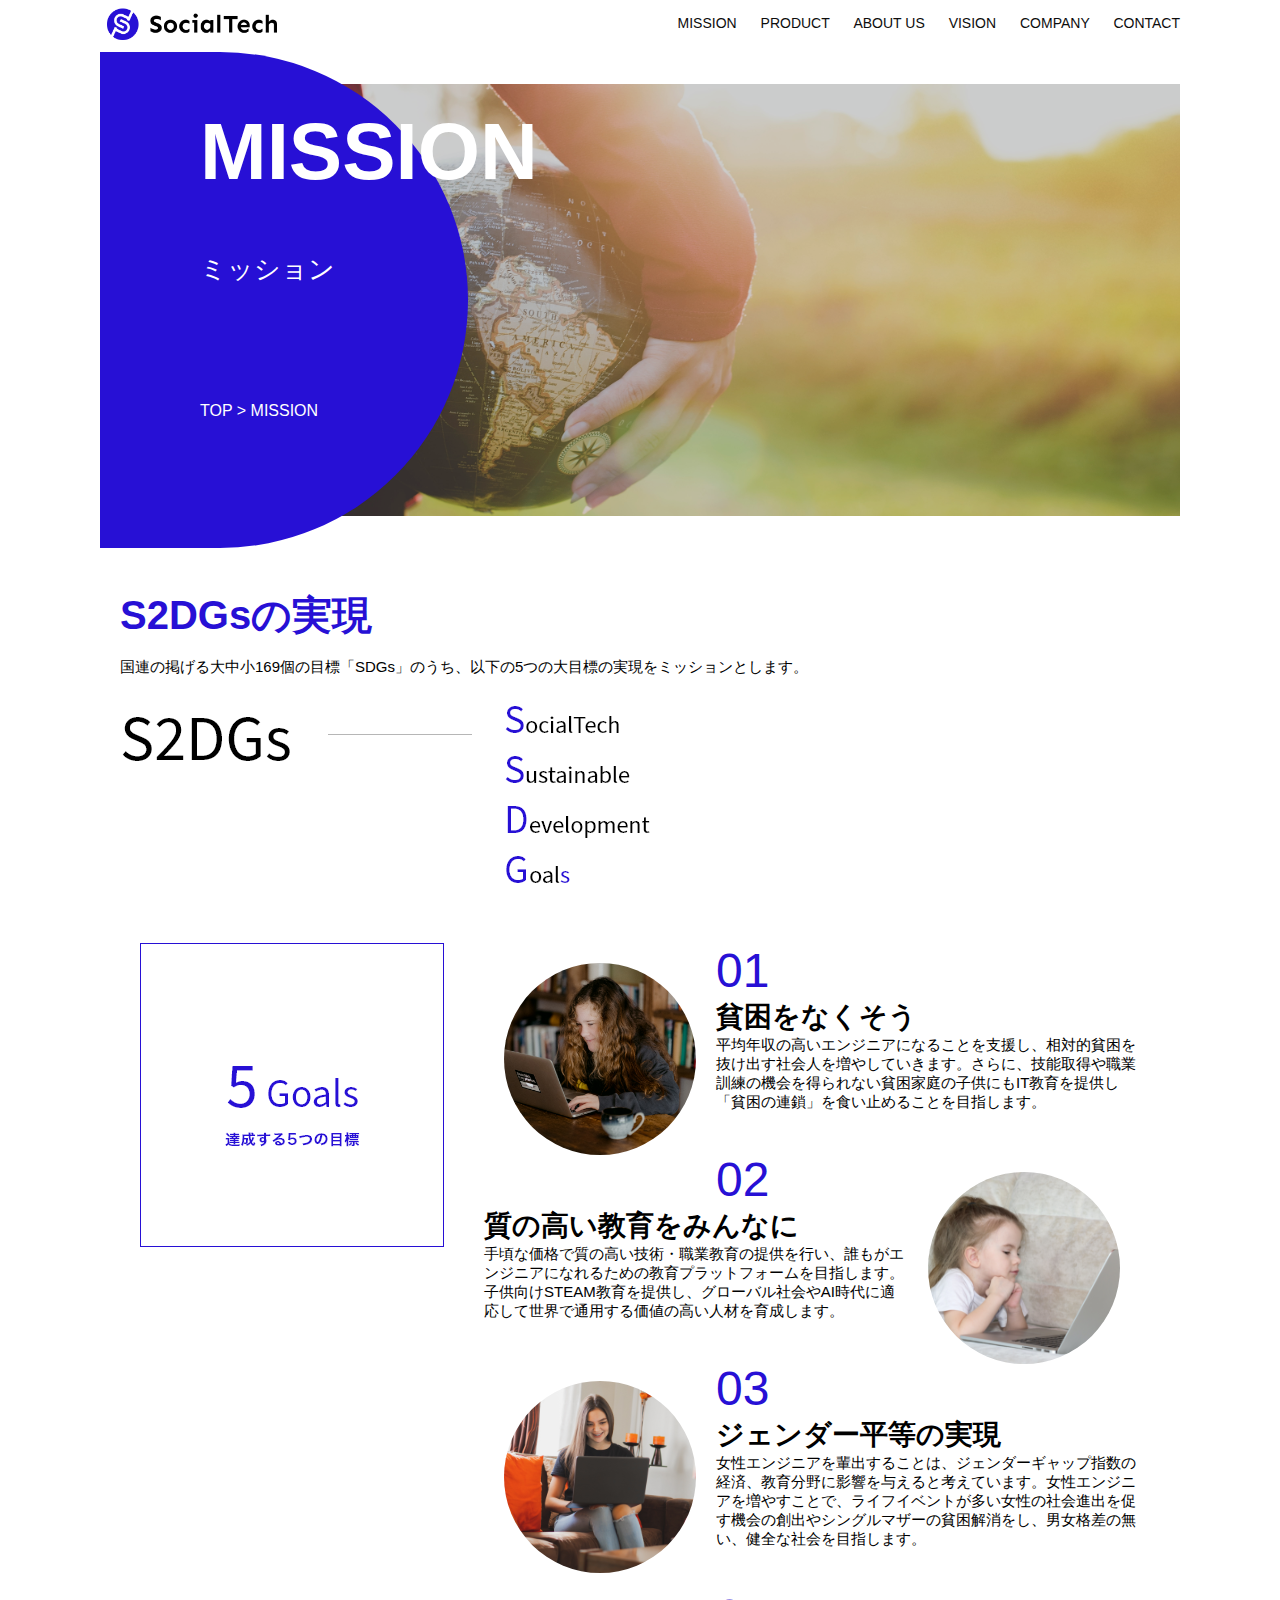
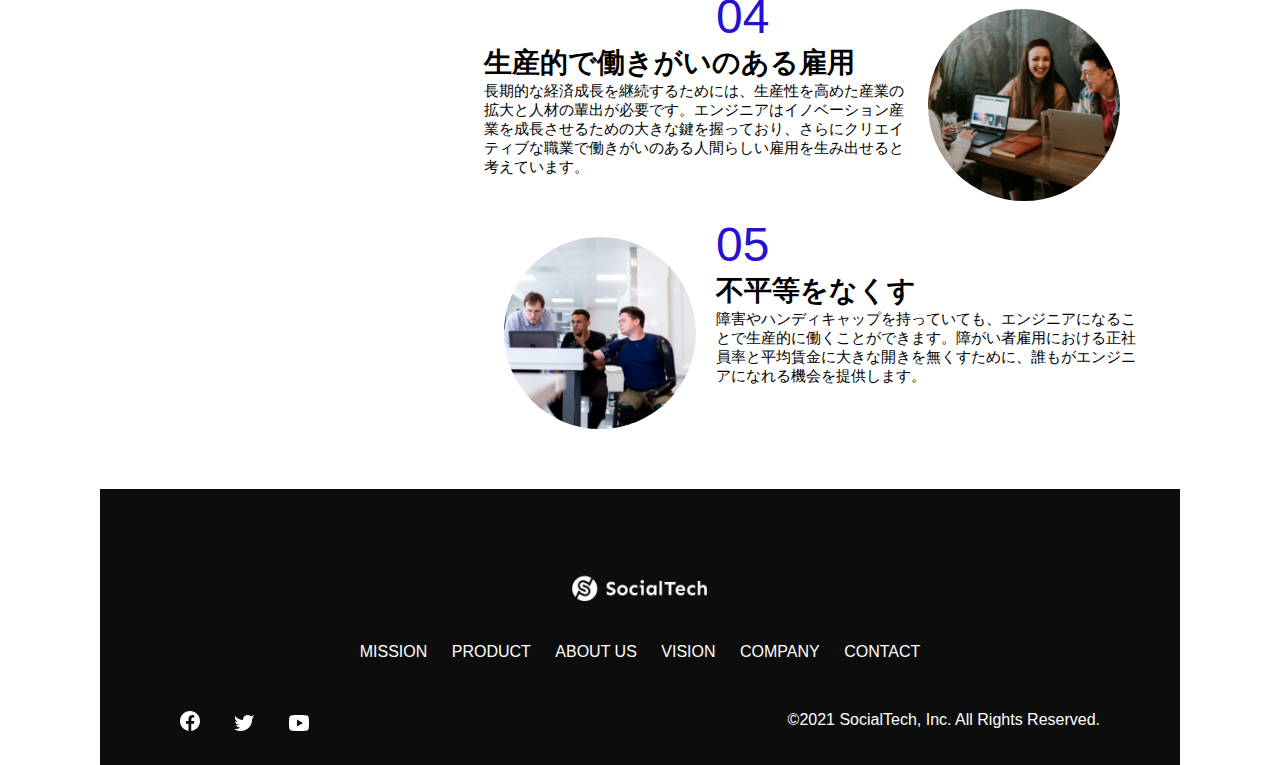
<file: kadai_tutorial_output/socialtech/mission.html>
<!DOCTYPE html>
<html>
<head>
  <title>SocialTech - MISSION ミッション -</title>
  <meta charset="UTF-8">
  <meta name="description" content="SocialTechが目指す5つの目標（S2DGs）を紹介します">
  <meta name="viewport" content="width=device-width, initial-scale=1.0">
  <link rel="stylesheet" href="style.css">
</head>

<body>
  <!-- ヘッダー -->
  <header>
    <!-- ロゴ -->
    <a href="index.html" id="logo"><img src="images/logo.png" alt="トップページに戻る"></a>

    <!-- PC用ナビゲーション -->
    <nav id="nav-pc">
      <a href="mission.html">MISSION</a>
      <a href="product.html">PRODUCT</a>
      <a href="index.html#aboutus">ABOUT US</a>
      <a href="index.html#vision">VISION</a>
      <a href="index.html#company">COMPANY</a>
      <a href="index.html#contact">CONTACT</a>
    </nav>

    <!-- スマホ用メニューボタン -->
    <img id="menu-sp" src="images/button-menu.png" alt="ナビゲーションを開く" onclick="document.getElementById('nav-sp').style.display = 'block'">

    <!-- スマホ用ナビゲーション -->
    <nav id="nav-sp">
      <img id="close" src="images/button-close.png" alt="ナビゲーションを閉じる" onclick="document.getElementById('nav-sp').style.display = 'none'">
      <a id="logo-sp" href="index.html" onclick="document.getElementById('nav-sp').style.display = 'none'"><img
          src="images/logo-sp.png" alt="トップページに戻る"></a>
      <a class="menu" href="mission.html" onclick="document.getElementById('nav-sp').style.display = 'none'">MISSION</a>
      <a class="menu" href="product.html" onclick="document.getElementById('nav-sp').style.display = 'none'">PRODUCT</a>
      <a class="menu" href="index.html#aboutus" onclick="document.getElementById('nav-sp').style.display = 'none'">ABOUT
        US</a>
      <a class="menu" href="index.html#vision"
        onclick="document.getElementById('nav-sp').style.display = 'none'">VISION</a>
      <a class="menu" href="index.html#company"
        onclick="document.getElementById('nav-sp').style.display = 'none'">COMPANY</a>
      <a class="menu" href="index.html#contact"
        onclick="document.getElementById('nav-sp').style.display = 'none'">CONTACT</a>
      <div id="sns">
        <a href="https://www.facebook.com/sejuku2013"><img src="images/button-facebook.png" alt="Facebookのリンク"></a>
        <a href="https://twitter.com/samuraijuku"><img src="images/button-twitter.png" alt="Twitterのリンク"></a>
        <a href="https://www.youtube.com/channel/UCCFOQO5aDK0xXam4cUQXT8g"><img src="images/button-youtube.png" alt="YouTubeのリンク"></a>
      </div>
    </nav>
  </header>
  <main>
    <article>
      <section id="mission-main">
        <div id="mission-title">
          <h1>MISSION</h1>
          <span>ミッション</span>
          <div>TOP > MISSION</div>
        </div>
      </section>
      <section id="mission-s2dgs">
        <h2 class="mission-h2">S2DGsの実現</h2>
        <p>国連の掲げる大中小169個の目標「SDGs」のうち、以下の5つの大目標の実現をミッションとします。</p>
        <img src="images/mission/mission-s2dgs.png" alt="S2DGs">
      </section>
      <section id="mission-5goals">
        <div>
          <img id="s2dgs-image" src="images/mission/mission-5goals.png" alt="5Goals">
        </div>
        <div>
          <div>
            <img class="fivegoals-image-left" src="images/mission/mission-5goals01.png" alt="PCを操作する女の子">
            <span class="fivegoals-number">01</span>
            <h3 class="fivegoals-h3">貧困をなくそう</h3>
            <p class="fivegoals-p">
              平均年収の高いエンジニアになることを支援し、相対的貧困を抜け出す社会人を増やしていきます。さらに、技能取得や職業訓練の機会を得られない貧困家庭の子供にもIT教育を提供し「貧困の連鎖」を食い止めることを目指します。
            </p>
          </div>
  
          <div>
            <img class="fivegoals-image-right" src="images/mission/mission-5goals02.png" alt="PCを見つめる小さい女の子">
            <span class="fivegoals-number">02</span>
            <h3 class="fivegoals-h3">質の高い教育をみんなに</h3>
            <p class="fivegoals-p">
              手頃な価格で質の高い技術・職業教育の提供を行い、誰もがエンジニアになれるための教育プラットフォームを目指します。子供向けSTEAM教育を提供し、グローバル社会やAI時代に適応して世界で通用する価値の高い人材を育成します。
            </p>
          </div>
  
          <div>
            <img class="fivegoals-image-left" src="images/mission/mission-5goals03.png" alt="PCを操作する女性">
            <span class="fivegoals-number">03</span>
            <h3 class="fivegoals-h3">ジェンダー平等の実現</h3>
            <p class="fivegoals-p">
              女性エンジニアを輩出することは、ジェンダーギャップ指数の経済、教育分野に影響を与えると考えています。女性エンジニアを増やすことで、ライフイベントが多い女性の社会進出を促す機会の創出やシングルマザーの貧困解消をし、男女格差の無い、健全な社会を目指します。
            </p>
          </div>
  
          <div>
            <img class="fivegoals-image-right" src="images/mission/mission-5goals04.png" alt="笑顔で話し合う3人の男女">
            <span class="fivegoals-number">04</span>
            <h3 class="fivegoals-h3">生産的で働きがいのある雇用</h3>
            <p class="fivegoals-p">
              長期的な経済成長を継続するためには、生産性を高めた産業の拡大と人材の輩出が必要です。エンジニアはイノベーション産業を成長させるための大きな鍵を握っており、さらにクリエイティブな職業で働きがいのある人間らしい雇用を生み出せると考えています。
            </p>
          </div>
  
          <div>
            <img class="fivegoals-image-left" src="images/mission/mission-5goals05.png" alt="障害を持つ男性が生き生きと働く様子">
            <span class="fivegoals-number">05</span>
            <h3 class="fivegoals-h3">不平等をなくす</h3>
            <p class="fivegoals-p">
              障害やハンディキャップを持っていても、エンジニアになることで生産的に働くことができます。障がい者雇用における正社員率と平均賃金に大きな開きを無くすために、誰もがエンジニアになれる機会を提供します。
            </p>
          </div>
        </div>
      </section>
    </article>
    <footer>
      <div id="footer-logo">
        <img src="images/logo-sp.png" alt="SocialTech">
      </div>
      <div id="footer-link">
        <a href="mission.html">MISSION</a>
        <a href="product.html">PRODUCT</a>
        <a href="index.html#aboutus">ABOUT US</a>
        <a href="index.html#vision">VISION</a>
        <a href="index.html#company">COMPANY</a>
        <a href="index.html#contact">CONTACT</a>
      </div>
      <div id="sns-footer">
        <a href="https://www.facebook.com/sejuku2013"><img src="images/button-facebook.png" alt="Facebookのリンク"></a>
        <a href="https://twitter.com/samuraijuku"><img src="images/button-twitter.png" alt="Twitterのリンク"></a>
        <a href="https://www.youtube.com/channel/UCCFOQO5aDK0xXam4cUQXT8g"><img src="images/button-youtube.png" alt="YouTubeのリンク"></a>
        <span id="copyright">&copy;2021 SocialTech, Inc. All Rights Reserved. </span>
      </div>
    </footer>
  </main>
</body>

</html>
</file>
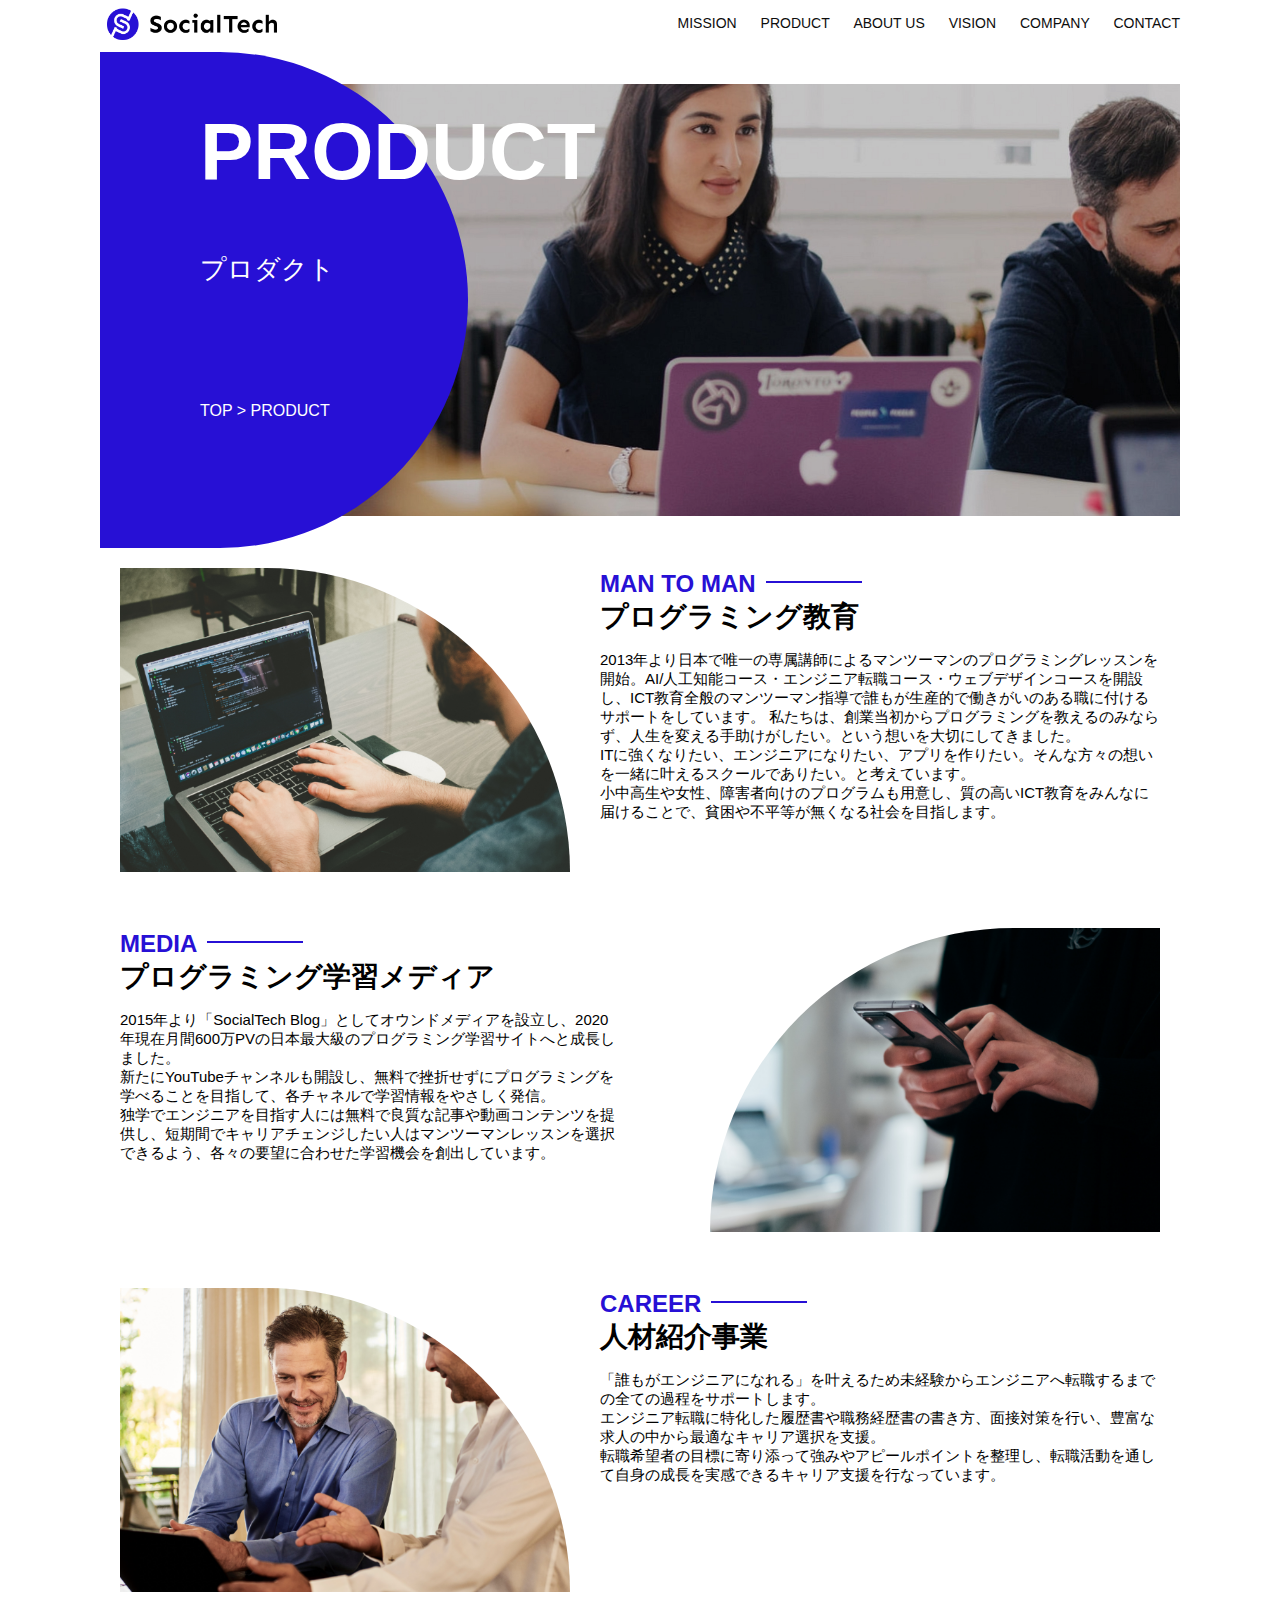
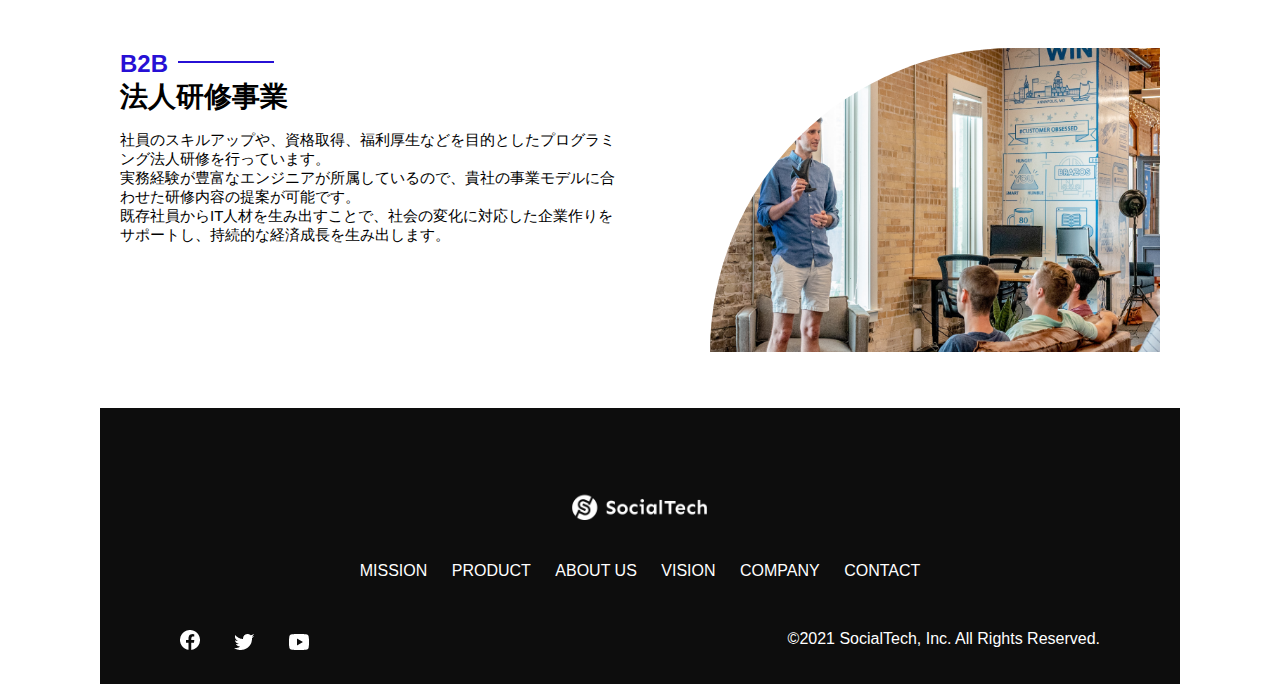
<file: kadai_tutorial_output/socialtech/product.html>
<!DOCTYPE html>
<html>
<head>
  <title>SocialTech -PRODUCT プロダクト-</title>
  <meta charset="UTF-8">
  <meta name="description" content="SocialTechの4つのプロダクトを紹介します">
  <meta name="viewport" content="width=device-width, initial-scale=1.0">
  <link rel="stylesheet" href="style.css">
</head>

<body>
  <!-- ヘッダー -->
  <header>
    <!-- ロゴ -->
    <a href="index.html" id="logo"><img src="images/logo.png" alt="トップページに戻る"></a>

    <!-- PC用ナビゲーション -->
    <nav id="nav-pc">
      <a href="mission.html">MISSION</a>
      <a href="product.html">PRODUCT</a>
      <a href="index.html#aboutus">ABOUT US</a>
      <a href="index.html#vision">VISION</a>
      <a href="index.html#company">COMPANY</a>
      <a href="index.html#contact">CONTACT</a>
    </nav>

    <!-- スマホ用メニューボタン -->
    <img id="menu-sp" src="images/button-menu.png" alt="ナビゲーションを開く" onclick="document.getElementById('nav-sp').style.display = 'block'">

    <!-- スマホ用ナビゲーション -->
    <nav id="nav-sp">
      <img id="close" src="images/button-close.png" alt="ナビゲーションを閉じる" onclick="document.getElementById('nav-sp').style.display = 'none'">
      <a id="logo-sp" href="index.html" onclick="document.getElementById('nav-sp').style.display = 'none'"><img
          src="images/logo-sp.png" alt="トップページに戻る"></a>
      <a class="menu" href="mission.html" onclick="document.getElementById('nav-sp').style.display = 'none'">MISSION</a>
      <a class="menu" href="product.html" onclick="document.getElementById('nav-sp').style.display = 'none'">PRODUCT</a>
      <a class="menu" href="index.html#aboutus" onclick="document.getElementById('nav-sp').style.display = 'none'">ABOUT
        US</a>
      <a class="menu" href="index.html#vision"
        onclick="document.getElementById('nav-sp').style.display = 'none'">VISION</a>
      <a class="menu" href="index.html#company"
        onclick="document.getElementById('nav-sp').style.display = 'none'">COMPANY</a>
      <a class="menu" href="index.html#contact"
        onclick="document.getElementById('nav-sp').style.display = 'none'">CONTACT</a>
      <div id="sns">
        <a href="https://www.facebook.com/sejuku2013"><img src="images/button-facebook.png" alt="Facebookのリンク"></a>
        <a href="https://twitter.com/samuraijuku"><img src="images/button-twitter.png" alt="Twitterのリンク"></a>
        <a href="https://www.youtube.com/channel/UCCFOQO5aDK0xXam4cUQXT8g"><img src="images/button-youtube.png" alt="YouTubeのリンク"></a>
      </div>
    </nav>
  </header>
  <main>
    <article>
      <section id="product-main">
        <div id="product-title">
          <h1>PRODUCT</h1>
          <span>プロダクト</span>
          <div>TOP > PRODUCT</div>
        </div>
      </section>
      <section class="product-section1">
        <img src="images/product/product-mantoman.png" alt="PCでコードを書く男性">
        <div>
          <h2 class="product-h2">MAN TO MAN</h2>
          <h3 class="product-h3">プログラミング教育</h3>
          <p>
            2013年より日本で唯一の専属講師によるマンツーマンのプログラミングレッスンを開始。AI/人工知能コース・エンジニア転職コース・ウェブデザインコースを開設し、ICT教育全般のマンツーマン指導で誰もが生産的で働きがいのある職に付けるサポートをしています。
            私たちは、創業当初からプログラミングを教えるのみならず、人生を変える手助けがしたい。という想いを大切にしてきました。<br>ITに強くなりたい、エンジニアになりたい、アプリを作りたい。そんな方々の想いを一緒に叶えるスクールでありたい。と考えています。<br>小中高生や女性、障害者向けのプログラムも用意し、質の高いICT教育をみんなに届けることで、貧困や不平等が無くなる社会を目指します。
          </p>
        </div>
      </section>
      <section class="product-section2">
        <div>
          <h2 class="product-h2">MEDIA</h2>
          <h3 class="product-h3">プログラミング学習メディア</h3>
          <p>2015年より「SocialTech
            Blog」としてオウンドメディアを設立し、2020年現在月間600万PVの日本最大級のプログラミング学習サイトへと成長しました。<br>新たにYouTubeチャンネルも開設し、無料で挫折せずにプログラミングを学べることを目指して、各チャネルで学習情報をやさしく発信。<br>独学でエンジニアを目指す人には無料で良質な記事や動画コンテンツを提供し、短期間でキャリアチェンジしたい人はマンツーマンレッスンを選択できるよう、各々の要望に合わせた学習機会を創出しています。
          </p>
        </div>
        <img src="images/product/product-media.png" alt="スマートフォンを操作する人">
      </section>
      <section class="product-section1">
        <img src="images/product/product-career.png" alt="笑顔で話し合う2人の男性">
        <div>
          <h2 class="product-h2">CAREER</h2>
          <h3 class="product-h3">人材紹介事業</h3>
          <p>
            「誰もがエンジニアになれる」を叶えるため未経験からエンジニアへ転職するまでの全ての過程をサポートします。<br>エンジニア転職に特化した履歴書や職務経歴書の書き方、面接対策を行い、豊富な求人の中から最適なキャリア選択を支援。<br>転職希望者の目標に寄り添って強みやアピールポイントを整理し、転職活動を通して自身の成長を実感できるキャリア支援を行なっています。<br>
          </p>
        </div>
      </section>
      <section class="product-section2">
        <div>
          <h2 class="product-h2">B2B</h2>
          <h3 class="product-h3">法人研修事業</h3>
          <p>
            社員のスキルアップや、資格取得、福利厚生などを目的としたプログラミング法人研修を行っています。<br>実務経験が豊富なエンジニアが所属しているので、貴社の事業モデルに合わせた研修内容の提案が可能です。<br>既存社員からIT人材を生み出すことで、社会の変化に対応した企業作りをサポートし、持続的な経済成長を生み出します。
          </p>
        </div>
        <img src="images/product/product-b2b.png" alt="講演中の男性とそれを聴く人々">
      </section>
    </article>
    <footer>
      <div id="footer-logo">
        <img src="images/logo-sp.png" alt="SocialTech">
      </div>
      <div id="footer-link">
        <a href="mission.html">MISSION</a>
        <a href="product.html">PRODUCT</a>
        <a href="index.html#aboutus">ABOUT US</a>
        <a href="index.html#vision">VISION</a>
        <a href="index.html#company">COMPANY</a>
        <a href="index.html#contact">CONTACT</a>
      </div>
      <div id="sns-footer">
        <a href="https://www.facebook.com/sejuku2013"><img src="images/button-facebook.png" alt="Facebookのリンク"></a>
        <a href="https://twitter.com/samuraijuku"><img src="images/button-twitter.png" alt="Twitterのリンク"></a>
        <a href="https://www.youtube.com/channel/UCCFOQO5aDK0xXam4cUQXT8g"><img src="images/button-youtube.png" alt="YouTubeのリンク"></a>
        <span id="copyright">&copy;2021 SocialTech, Inc. All Rights Reserved. </span>
      </div>
    </footer>
  </main>
</body>

</html>
</file>
<file: kadai_012/socialtech-kadai_012/style.css>
/* PC、スマホ共通スタイル */
body {
  font-family: "Source Sans Pro", "Hiragino Kaku Gothic ProN", Meiryo, Arial,
    sans-serif;
}

p {
  font-size: 15px;
}

/*================
PC用のスタイル 
=================*/
/* 横幅設定 */
body {
  max-width: 1080px;
  min-width: 960px;
  margin: 0 auto 0 auto;
}

/* ヘッダー */
header {
  display: flex;
  justify-content: space-between;
}

/* ナビゲーションのレイアウト */
#nav-pc {
  text-align: right;
  font-size: 14px;
  padding-top: 15px;
}

/* ナビゲーションのリンクの装飾設定 */
#nav-pc>a {
  text-decoration: none;
  margin-left: 20px;
}

#nav-pc>a:link {
  color: #0d0d0d;
}

#nav-pc>a:visited {
  color: #0d0d0d;
}

#nav-pc>a:hover {
  color: #0d0d0d;
  text-decoration: underline;
}

#nav-pc>a:active {
  color: #0d0d0d;
}

/* メインビジュアル*/
#main-visual {
  position: relative;
  height: 400px;
}

#main-message {
  position: absolute;
  top: 0;
  left: 0;
  background-color: #2710d5;
  color: #ffffff;
  border-radius: 0 0 476px 0;
  max-width: 620px;
  height: 100%;
  width: 100%;
  z-index: 11;
}

#main-message>h1 {
  font-size: 60px;
  font-weight: bold;
  margin: 100px 0 0 50px;
}

#main-message>p {
  font-size: 28px;
  margin: 0 0 0 50px;
}

#main-visual>img {
  max-width: 620px;
  border-radius: 476px 0 0 0;
  position: absolute;
  top: 0;
  right: 0;
  z-index: 10;
}

/* 見出し */
h2 {
  margin: 40px 0 0 0;
}

h2::after {
  content: url("images/line.png");
  margin-left: 10px;
}

h3 {
  font-size: 27px;
}

/* ミッション */
#mission {
  margin: 80px auto 80px auto;
  width: 100%;
}

#mission-flex {
  width: 100%;
  display: flex;
}

#mission-flex>div {
  width: 50%;
  margin: 20px;
}

#mission-photo {
  width: 100%;
}

#s2dgs {
  margin-top: 50px;
}

/* プロダクト */
#product {
  background-color: #fafafa;
  width: 100%;
  margin: 80px 0 80px 0;
  padding: 10px 40px 0px 40px;
}

/* 外枠 */
#product>div {
  margin-top: 40px;
  display: flex;
}

/* 左のカラム */
#product-left {
  width: 50%;
  margin-right: 20px;
}

/* 右のカラム */
#product-right {
  width: 50%;
  margin-left: 20px;
  margin-top: 80px;
}

/* 画像＋説明の枠 */
#product-left>div {
  position: relative;
  height: 480px;
  margin-right: 20px;
}

#product-right>div {
  position: relative;
  height: 480px;
  margin-left: 20px;
}

/* 画像 */
.product-photo {
  width: 100%;
}

/* 説明文の枠 */
.product-explain {
  background-color: #ffffff;
  position: absolute;
  left: 0;
  top: 280px;
  margin: 0 40px 0 40px;
  padding: 20px;
  box-shadow: 5px 5px 10px rgba(0, 0, 0, 0.05);
}

/* 説明文の英語 */
.product-explain>span {
  color: #2710d5;
  font-weight: bold;
  font-size: 16px;
  margin: 0;
}

/* 説明文の見出し */
.product-explain>h3 {
  margin: 5px 0 5px 0;
}

/* 説明文 */
.product-explain>p {
  margin: 0;
}

/* 「もっとみる」ボタン */
#product-more {
  margin: 0 auto -42px auto;
}

/* ABOUT US */
#aboutus {
  margin: 80px auto 80px auto;
}

/* 3つの組織文化と画像を入れる枠 */
#aboutus>div {
  display: flex;
}

/* 画像 */
.culture-img {
  width: 100%;
  align-self: flex-start;
}

.culture-img2 {
  margin-top: 50px;
  width: 100%;
}

/* 3つの組織文化の表 */
.culture-table {
  max-width: 500px;
  margin-right: 50px;
}

/* 番号 */
.culture-num {
  font-size: 80px;
  color: #2710d5;
  margin: 0 20px 0 0;
}

/* 組織文化英語 */
.culture-en {
  color: #2710d5;
  font-weight: bold;
  font-size: 24px;
  display: block;
}

/* 組織文化日本語 */
.culture-jp {
  font-size: 28px;
  font-weight: bold;
}

/* 説明文 */
.culture-description {
  margin: 0;
}

/* ビジョン */
#vision {
  margin: 80px auto 80px auto;
}

/* セクション内の外枠 */
#vision>div {
  width: 100%;
  display: flex;
  justify-content: space-between;
  flex-wrap: wrap;
}

/* 7つの行動指針の枠 */
.vision-box {
  width: 300px;
  height: 300px;
  margin-bottom: 30px;
  position: relative;
}

.vision-box>img {
  width: 100%;
  height: auto;
  position: absolute;
  top: 0;
  left: 0;
  z-index: 30;
}

.vision-box>span {
  position: absolute;
  top: 0;
  left: 0;
  z-index: 31;
  margin-right: 20px;
}

.vision-box>span>h4 {
  color: #2710d5;
  font-size: 19px;
  margin: 80px 0 0 0;
  Ï
}

.vision-box>span>h4::first-letter {
  font-size: 40px;
}

.vision-box>span>h5 {
  font-size: 20px;
  margin: 0 0 0 0;
}

.vision-box>span>p {
  margin: 10px 0 0 0;
}

/* 会社概要 */
#company {
  margin: 80px auto 80px auto;
}

#company-table {
  width: 100%;
}

.tableheader {
  text-align: left;
  padding: 20px;
  border-bottom-color: #2710d5;
  border-bottom-width: 1px;
  border-bottom-style: solid;
  width: 100px;
}

.tableheader-first {
  text-align: left;
  padding: 20px;
  border-bottom-color: #2710d5;
  border-bottom-width: 1px;
  border-bottom-style: solid;
  border-top-color: #2710d5;
  border-top-width: 1px;
  border-top-style: solid;
  width: 100px;
}

.cell {
  padding: 30px;
  border-bottom-color: #ececec;
  border-bottom-width: 1px;
  border-bottom-style: solid;
}

.cell-first {
  padding: 30px;
  border-bottom-color: #ececec;
  border-bottom-width: 1px;
  border-bottom-style: solid;
  border-top-color: #ececec;
  border-top-width: 1px;
  border-top-style: solid;
}

#company>iframe {
  width: 100%;
  height: 368px;
  margin-top: 40px;
}

/* お問い合わせ */
#contact {
  margin: 80px auto 80px auto;
}

/* 外枠 */
#contact>form>div {
  display: flex;
  flex-direction: row;
  flex-wrap: wrap;
  padding-bottom: 30px;
}

/* 左列の見出し */
.contact-heading {
  width: 240px;
  align-self: center;
}

/* 見出しのラベル */
.contact-label {
  font-weight: bold;
}

/* 必須 */
.contact-span {
  color: #ce2222;
  margin: 0 0 0 20px;
  font-weight: bold;
}

/* テキストボックス */
.contact-textbox {
  border-top: 0;
  border-left: 0;
  border-right: 0;
  border-bottom-width: 1px;
  border-bottom-color: #707070;
  border-bottom-style: solid;
  background-color: #fafafa;
  width: 400px;
  height: 56px;
}

/* お問い合わせ内容のテキストエリア */
.contact-textarea {
  border-top: 0;
  border-left: 0;
  border-right: 0;
  border-bottom-width: 1px;
  border-bottom-color: #707070;
  border-bottom-style: solid;
  background-color: #fafafa;
  width: 400px;
  height: 200px;
}

/* 個人情報の取り扱い */
details {
  width: 700px;
}

details>div {
  background-color: #fafafa;
  padding: 20px;
}

details>div>span {
  font-weight: bold;
}

/* フッター */
footer {
  background-color: #0d0d0d;
  text-align: center;
  padding: 80px 80px 30px 80px;
}

#footer-logo {
  margin-bottom: 30px;
}

#footer-link {
  margin-bottom: 50px;
}
#footer-link > a {
  text-decoration: none;
  margin: 10px;
}
#footer-link > a:link {
  color: #ffffff;
}
#footer-link > a:visited {
  color: #ffffff;
}
#footer-link > a:hover {
  color: #ffffff;
  text-decoration: underline;
}
#footer-link > a:active {
  color: #ffffff;
}

#sns-footer {
  text-align: left;
  width: 100%;
}

#sns-footer > a {
  margin-right: 30px;
}

#copyright {
  color: #ffffff;
  float: right;
}


/* CASES */
.cases{
  margin-top: 40px;
  margin-bottom: 40px;
}

#cases > ul {
  display: flex;
  list-style: none;
}

#cases > ul >li {
  width: 33%;
  margin: 20px;
}

.case-card {
  background-color: #ffffff;
  min-height: 400px;
  box-shadow: 5px 5px 15px rgba(0, 0, 0, 0.2);
}

.case-img {
  width: 100%;
}

.case-info {
  padding: 10px 10px 20px 20px;
}

.case-name {
  color: #2710d5;
  font-size: 19px;
}

.case-content {
  font-size: 14px;
}
</file>
<file: kadai_013/kadai_013/style.css>
/* PC、スマホ共通スタイル */
body {
  font-family: "Source Sans Pro", "Hiragino Kaku Gothic ProN", Meiryo, Arial,
    sans-serif;
}

p {
  font-size: 15px;
}

#main-visual>img {
  width: 100%;
}

/*================
PC用のスタイル 
=================*/
@media screen and (min-width: 768px) {
  /* 横幅設定 */
  body {
    max-width: 1080px;
    min-width: 960px;
    margin: 0 auto 0 auto;
  }
 
  /* ヘッダー */
  header {
    display: flex;
    justify-content: space-between;
  }

  /* ナビゲーションのレイアウト */
  #nav-pc {
    text-align: right;
    font-size: 14px;
    padding-top: 15px;
  }

  /* ナビゲーションのリンクの装飾設定 */
  #nav-pc>a {
    text-decoration: none;
    margin-left: 20px;
  }

  #nav-pc>a:link {
    color: #0d0d0d;
  }

  #nav-pc>a:visited {
    color: #0d0d0d;
  }

  #nav-pc>a:hover {
    color: #0d0d0d;
    text-decoration: underline;
  }

  #nav-pc>a:active {
    color: #0d0d0d;
  }
  
  #menu-sp {
    display: none;
  }

  #nav-sp {
    display: none;
  }
     

}

/* スマホ用レイアウト */
@media screen and (max-width: 767px) {
  body{
    min-width: 375px;
    margin: 0;
  }

  #nav-pc{
    display: none;
  }

  #menu-sp{
    float: right;
    padding: 0;
  }

  #nav-sp{
    background-color: #ce933e;
    position: absolute;
    left: 0;
    top: 0;
    height: 100%;
    width: 100%;
    display: none;
    z-index: 100;
  }

  #close{
    position: absolute;
    top: 20px;
    right: 20px;
  }

  #logo-sp{
    margin: 80px 0px 30px 20px;
  }

  #nav-sp > a {
    display: block;
  }

  #nav-sp > a:link {
     color: #ffffff;
  }

  #nav-sp > a:visited {
    color: #ffffff;
  }

  #nav-sp > a:hover {
    color: #ffffff;
  }

  #nav-sp > a:hover	{
    text-decoration: underline;
  }

  #nav-sp > a:active {
    color: #ffffff;
  }

  #nav-sp > .menu {
    text-decoration: none;
    display: block;
    margin: 0px 20px;
    height: 44px;
    font-size: 16px;
    background-image: url("images/arrow.png");
    background-repeat: no-repeat;
    background-position: right top;
  }

}
</file>
<file: kadai_tutorial_output/socialtech/style.css>
/* PC、スマホ共通スタイル */
  body {
    font-family: "Source Sans Pro", "Hiragino Kaku Gothic ProN", Meiryo, Arial, sans-serif;
  }
  
  p {
    font-size: 15px;
  }

  /*================
 PC用のスタイル 
=================*/
@media screen and (min-width: 768px) {

  /* 横幅設定 */
  body {
    max-width: 1080px;
    min-width: 960px;
    margin: 0 auto 0 auto;
  }
  
  /* ヘッダー */
  header {
    display: flex;
    justify-content: space-between;
  }

  /* ナビゲーションのレイアウト */
  #nav-pc {
    font-size: 14px;
    padding-top: 15px;
  }
  
  /* ナビゲーションのリンクの装飾設定 */
  #nav-pc > a {
    text-decoration: none;
    margin-left: 20px;
  }
  #nav-pc > a:link {
    color: #0d0d0d;
  }
  #nav-pc > a:visited {
    color: #0d0d0d;
  }
  #nav-pc > a:hover {
    color: #0d0d0d;
    text-decoration: underline;
  }
  #nav-pc > a:active {
    color: #0d0d0d;
  }

  /* スマホ用ナビを非表示 */
  #nav-sp,
  #menu-sp {
    display: none;
  }

 

   /* メインビジュアル*/
   #main-visual {
    position: relative;
    height: 400px;
  }

  #main-message {
    position: absolute;
    top: 0;
    left: 0;
    background-color: #2710d5;
    color: #ffffff;
    border-radius: 0 0 476px 0;
    max-width: 620px;
    height: 100%;
    width: 100%;
    z-index: 11;
  }

  #main-message > h1 {
    font-size: 60px;
    font-weight: bold;
    margin: 100px 0 0 50px;
  }
  #main-message > p { 
    font-size: 28px;
    margin: 0 0 0 50px;
  }

  #main-visual > img {
    max-width: 620px;
    border-radius: 476px 0 0 0;
    position: absolute;
    top: 0;
    right: 0;
    z-index: 10;
  }



    /* 見出し */
    h2 {
      margin: 40px 0 0 0;
    }
    
    h2::after {
      content: url("images/line.png");
      margin-left: 10px;
    }
    
    h3 {
      font-size: 27px;
    }

     /* ミッション */
  #mission {
    margin: 80px auto 80px auto;
    width: 100%;
  }
  
  #mission-flex {
    width: 100%;
    display: flex;
  }

  #mission-flex > div {
    width: 50%;
    margin: 20px;
  }
  
  #mission-photo {
    width: 100%;
  }
  
  #s2dgs {
    margin-top: 50px;
    width: 100%;
  }





  /* プロダクト */
  #product {
    background-color: #fafafa;
    margin: 80px 0 80px 0;
    padding: 10px 40px 0px 40px;
  }
  
  /* 外枠 */
  #product > div {
    margin-top: 40px;
    display: flex;
  }
  
  /* 左のカラム */
  #product-left {
    width: 50%;
    margin-right: 20px;
  }
  
  /* 右のカラム */
  #product-right {
    width: 50%;
    margin-left: 20px;
    margin-top: 80px;
  }
  
  /* 画像＋説明の枠 */
  #product-left > div {
    position: relative;
    height: 480px;
    margin-right: 20px;
  }
  #product-right > div {
    position: relative;
    height: 480px;
    margin-left: 20px;
  }

   /* 画像 */
   .product-photo {
    width: 100%;
  }

   /* 説明文の枠 */
   .product-explain {
    background-color: #ffffff;
    position: absolute;
    left: 0;
    top: 280px;
    margin: 0 40px 0 40px;
    padding: 20px;
    box-shadow: 5px 5px 10px rgba(0, 0, 0, 0.05);
  }
  
  /* 説明文の英語 */
  .product-explain > span {
    color: #2710d5;
    font-weight: bold;
    font-size: 16px;
    margin: 0;
  }
  
  /* 説明文の見出し */
  .product-explain > h3 {
    font-size: 20px;
    margin: 5px 0 5px 0;
  }
  
  /* 説明文 */
  .product-explain > p {
    font-size: 14px;
    margin: 0;
  }
  
  /* 「もっとみる」ボタン */
  #product-more {
    margin: 0 auto -42px auto;
  }




    /* ABOUT US */
    #aboutus {
      margin: 80px auto 80px auto;
    }
    
    /* 3つの組織文化と画像を入れる枠 */
    #aboutus > div {
      display: flex;
    }

     /* 画像 */
  .culture-img {
    width: 100%;
    align-self: flex-start;
  }
  
  .culture-img2 {
    margin-top: 50px;
    width: 100%;
  }

   /* 3つの組織文化の表 */
   .culture-table {
    margin-right: 50px;
  }

  /* 番号 */
  .culture-num {
    font-size: 80px;
    color: #2710d5;
    margin: 0 20px 0 0;
  }
  
  /* 組織文化英語 */
  .culture-en {
    color: #2710d5;
    font-weight: bold;
    font-size: 24px;
    display: block;
  }
  
  /* 組織文化日本語 */
  .culture-jp {
    font-size: 28px;
    font-weight: bold;
  }
  
  /* 説明文 */
  .culture-description {
    margin: 0;
  }

  /* ビジョン */
  #vision{
    margin: 80px auto 80px auto;
  }

  /* セクション内の外枠 */
  #vision > div {
width: 100%;
display: flex;
justify-content: space-between;
flex-wrap: wrap;
  }

/* 7つの行動指針の枠 */
.vision-box{
  width: 300px;
  height: 300px;
  margin-bottom: 30px;
  position: relative;
}

.vision-box > img{
  width: 100%;
  height: auto;
  position: absolute;
  top: 0;
  left: 0;
  z-index: 30;  
}

.vision-box > span{
  position: absolute;
  top: 0;
  left: 0;
  z-index: 31;
  margin-right: 20px;
}

.vision-box > span > h4 {
  color: #2710d5;
  font-size: 19px;
  margin: 80px 0 0 0;
}

.vision-box > span > h4::first-letter {
  font-size: 40px;
}

.vision-box > span > h5 {
  font-size: 20px;
  margin: 0 0 0 0;
}

.vision-box > span > p {
  margin: 10px 0 0 0;
}

 /* 会社概要 */
 #company {
  margin: 80px auto 80px auto;
}

#company-table {
  width: 100%;
}

.tableheader {
  text-align: left;
  padding: 20px;
  border-bottom-color: #2710d5;
  border-bottom-width: 1px;
  border-bottom-style: solid;
  width: 100px;
}

.tableheader-first {
  text-align: left;
  padding: 20px;
  border-bottom-color: #2710d5;
  border-bottom-width: 1px;
  border-bottom-style: solid;
  border-top-color: #2710d5;
  border-top-width: 1px;
  border-top-style: solid;
  width: 100px;
}

.cell {
  padding: 30px;
  border-bottom-color: #ececec;
  border-bottom-width: 1px;
  border-bottom-style: solid;
}

.cell-first {
  padding: 30px;
  border-bottom-color: #ececec;
  border-bottom-width: 1px;
  border-bottom-style: solid;
  border-top-color: #ececec;
  border-top-width: 1px;
  border-top-style: solid;
}

#company > iframe {
  width: 100%;
  height: 368px;
  margin-top: 40px;
}

/* お問い合わせ */
#contact {
  margin: 80px auto 80px auto;
}

/* 外枠 */
#contact > form > div {
  display: flex;
  flex-direction: row;
  flex-wrap: wrap;
  padding-bottom: 30px;
}

/* 左列の見出し */
.contact-heading {
  width: 240px;
  align-self: center;
}

/* 見出しのラベル */
.contact-label {
  font-weight: bold;
}

/* 必須 */
.contact-span {
  color: #ce2222;
  margin: 0 0 0 20px;
  font-weight: bold;
}

  /* テキストボックス */
  .contact-textbox {
    border-top: 0;
    border-left: 0;
    border-right: 0;
    border-bottom-width: 1px;
    border-bottom-color: #707070;
    border-bottom-style: solid;
    background-color: #fafafa;
    width: 400px;
    height: 56px;
  }

  /* お問い合わせ内容のテキストエリア */
  .contact-textarea {
    border-top: 0;
    border-left: 0;
    border-right: 0;
    border-bottom-width: 1px;
    border-bottom-color: #707070;
    border-bottom-style: solid;
    background-color: #fafafa;
    width: 400px;
    height: 200px;
  }

   /* 個人情報の取り扱い */
   details {
    width: 700px;
  }
  details > div {
    background-color: #fafafa;
    padding: 20px;
  } 
  details > div > span {
    font-weight: bold;
  }

  /* フッター */
  footer {
    background-color: #0d0d0d;
    text-align: center;
    padding: 80px 80px 30px 80px;
  }
  
  #footer-logo {
    margin-bottom: 30px;
  }

  #footer-link {
    margin-bottom: 50px;
  }
  #footer-link > a {
    text-decoration: none;
    margin: 10px;
  }
  #footer-link > a:link {
    color: #ffffff;
  }
  #footer-link > a:visited {
    color: #ffffff;
  }
  #footer-link > a:hover {
    color: #ffffff;
    text-decoration: underline;
  }
  #footer-link > a:active {
    color: #ffffff;
  }

  #sns-footer {
    text-align: left;
    width: 100%;
  }
 
  #sns-footer > a {
    margin-right: 30px;
  }
  
  #copyright {
    color: #ffffff;
    float: right;
  }
  


  /* mission.html用スタイル */
   /* ミッションのメインビジュアル */
   #mission-main {
    height: 496px;
    width: 100%;
    background-image: url("images/mission/mission-main.png");
    background-repeat: no-repeat;
    background-position-y: center;
  }

  #mission-title {
    background-color: #2710d5;
    width: 368px;
    color: #ffffff;
    height: 496px;
    border-radius: 0 248px 248px 0;
    position: relative;
  }

  #mission-title > h1 {
    position: absolute;
    top: 0;
    left: 100px;
    font-size: 80px;
  }

  #mission-title > span {
    position: absolute;
    top: 200px;
    left: 100px;
    font-size: 26px;
  }

  #mission-title > div {
    position: absolute;
    top: 350px;
    left: 100px;
    font-size: 16px;
  }

  #mission-s2dgs {
    width: 100%;
    margin: 20px;
  }

  .mission-h2 {
    color: #2710d5;
    font-size: 40px;
  }

  .mission-h2::after {
    content: none;
  }

  #mission-5goals {
    margin: 20px;
    display: flex;
  }

  #mission-5goals > div {
    flex-grow: 1;
    padding: 20px;
  }

  #mission-5goals > div > div {
    margin-bottom: 40px;
  }

  .fivegoals-image-right {
    float: right;
    margin: 20px;
  }

  .fivegoals-image-left {
    float: left;
    margin: 20px;
  }

  .fivegoals-number {
    color: #2710d5;
    font-size: 48px;
    margin: 0;
  }

  .fivegoals-h3 {
    font-size: 28px;
    margin: 0;
  }

  .fivegoals-p {
    margin: 0;
  }



  /* プロダクトページ */
  #product-main {
    height: 496px;
    width: 100%;
    background-image: url("images/product/product-main.png");
    background-repeat: no-repeat;
    background-position-y: center;
  }

  #product-title {
    background-color: #2710d5;
    width: 368px;
    color: #ffffff;
    height: 496px;
    border-radius: 0 248px 248px 0;
    position: relative;
  }
  #product-title > h1 {
    position: absolute;
    top: 0;
    left: 100px;
    font-size: 80px;
  }

  #product-title > span {
    position: absolute;
    top: 200px;
    left: 100px;
    font-size: 26px;
  }

  #product-title > div {
    position: absolute;
    top: 350px;
    left: 100px;
    font-size: 16px;
  }



   /* セクション1 */
   .product-section1 {
    position: relative;
    margin: 20px;
    height: 340px;
  }

  .product-section1 > img {
    position: absolute;
    top: 0;
    left: 0;
    width: 450px;
    margin: 0 40px 30px 0;
    border-radius: 0 432px 0 0;
  }

  .product-section1 > div {
    position: absolute;
    top: 0;
    left: 480px;
  }

  /* セクション2 */
  .product-section2 {
    position: relative;
    margin: 20px;
    height: 340px;
  }

  .product-section2 > img {
    position: absolute;
    top: 0;
    right: 0;
    width: 450px;
    margin: 0 0 30px 40px;
    border-radius: 432px 0 0 0;
  }

  .product-section2 > div {
    width: 500px;
    position: absolute;
    top: 0;
    left: 0;
  }

  .product-h2 {
    color: #2710d5;
    font-size: 24px;
    margin: 0;
  }

  .product-h3 {
    font-size: 28px;
    margin: 0;
  }
}







/*====================
スマートフォン用のスタイル
=====================*/
@media screen and (max-width: 767px) {
  body{
    min-width: 375px;
    margin: 0;
  }

  /* PC用ナビゲーション非表示 */
  #nav-pc{
    display: none;
  }

  /* ハンバーガーメニュー */
  #menu-sp{
    float: right;
    padding: 0;
  }

  /* スマホ用ナビゲーションの表示切替 */
  /* 初期状態、レイアウトと非表示設定 */

  #nav-sp{
    background-color: #2710d5;
    position: absolute;
    top: 0;
    left: 0;
    width: 100%;
    height: 100%;
    display: none;
    z-index: 100;
  }

   /* ×ボタン */
   #close {
    position: absolute;
    top: 20px;
    right: 20px;
  }

  /* ナビゲーションメニュー用ロゴ */
  #logo-sp {
    margin: 80px 0 30px 20px;
  }

    /* ナビゲーションのリンクの装飾設定 */
    #nav-sp > a {
      display: block;
    }
    #nav-sp > a:link {
      color: #ffffff;
    }
    #nav-sp > a:visited {
      color: #ffffff;
    }
    #nav-sp > a:hover {
      color: #ffffff;
      text-decoration: underline;
    }
    #nav-sp > a:active {
      color: #ffffff;
    }
    #nav-sp > .menu {
      text-decoration: none;
      display: block;
      margin: 0 20px 0 20px;
      height: 44px;
      font-size: 16px;
      background-image: url("images/arrow.png");
      background-repeat: no-repeat;
      background-position: right top;
    }
    #sns {
      position: absolute;
      bottom: 20px;
      left: 20px;
    }
    #sns > a {
      margin-right: 30px;
    }

     /* メインビジュアル */
   #main-visual {
    position: relative;
    height: 470px;
    width: 100%;
    overflow: hidden;
  }
  #main-visual > div {
    position: absolute;
    top: 0;
    left: 0;
    background-color: #2710d5;
    color: white;
    border-radius: 0 0 476px 0;
    text-align: center;
    height: 280px;
    width: 100%;
    z-index: 11;
  }
  #main-visual > div > h1 {
    font-size: 28px;
    margin: 90px 0 0 0;
  }

  #main-visual > div > p {
    margin: 0;
  }

  #main-visual > img {
    width: 100%;
    border-radius: 476px 0 0 0;
    z-index: 10;
    position: absolute;
    bottom: 0;
    right: 0;
  }
  
     /* 見出し */
     h2::after {
      content: url("images/line.png");
      margin-left: 10px;
    }

    h3 {
      font-size: 24px;
      margin: 10px 0 0 0;
    }
    
   /* ミッション */
   #mission {
    margin: 20px;
  }

  #mission-photo {
    width: 100%;
  }

  #s2dgs {
    width: 100%;
  }

  /* プロダクト */
  #product {
    background-color: #fafafa;
    padding-top: 10px;
  }

  #product h2 {
    margin-left: 20px;
  }
  /* 外枠 */
  /* 左右のカラム　スマホでは縦並び */
  #product-left,
  #product-right {
    margin-right: 20px;
    margin-left: 20px;
  }

   /* 画像＋説明の枠 */
   #product-left > div,
   #product-right > div {
     position: relative;
     height: 540px;
   }
 
   /* 説明文の枠 */
   .product-explain {
     background-color: #ffffff;
     position: absolute;
     left: 0;
     bottom: 50px;
     padding: 20px;
     box-shadow: 5px 5px 10px rgba(0, 0, 0, 0.05);
   }
 
   .product-explain > span {
     color: #2710d5;
     font-weight: bold;
     font-size: 16px;
     margin: 0px;
   }
 
   .product-explain > h3 {
     margin: 10px 0 10px 0;
   }

     /* 画像 */
     .product-photo {
      width: 100%;
    }
  
    #product-more > img {
      margin: 0 0 -42px 20px;
    }

    /* ABOUT US */
   #aboutus {
    margin: 80px 20px 80px 20px;
  }

  #aboutus > div {
    display: flex;
    flex-direction: column;
  }

  .culture-table {
    width: 100%;
    padding-right: 20px;
    order: 2;
  }
  .culture-img {
    width: 100%;
    order: 1;
  }

  .culture-img2 {
    width: 100%;
  }

  .culture-num {
    font-size: 80px;
    color: #2710d5;
  }

  .culture-en {
    color: #2710d5;
    font-weight: bold;
    font-size: 24px;
    display: block;
  }

  .culture-jp {
    display: block;
  }

  .culture-description {
    margin: 0;
  }

  /* ビジョン */
 #vision{
  margin: 80px 20px;
 }

 .vision-box {
  width: 300px;
  height: 300px;
  margin-bottom: 30px;
  position: relative;
 }

 .vision-box > img {
  width: 100%;
  height: auto;
  position: absolute;
  top: 0;
  left: 0;
  z-index: 30;
 }

 .vision-box > span {
  position: absolute;
  top: 0;
  left: 0;
  z-index: 31;
  margin-right: 20px;
 }

 .vision-box > span > h4 {
  color: #2710d5;
  font-size: 19px;
  margin: 60px 0 0 0;
 }

 .vision-box > span > h5 {
  font-size: 20px;
  margin: 0 0 0 0;
 }
 .vision-box > span > p {
  margin: 10px 0 0 0;
 } 

  /* 会社概要 */
  #company {
    margin: 0 20px 0 20px;
  }

  #company > h3 {
    margin-bottom: 20px;
  }

  #company > table {
    width: 100%;
  }

  .tableheader-first {
    text-align: left;
    padding: 20px;
    border-bottom-color: #2710d5;
    border-bottom-width: 1px;
    border-bottom-style: solid;
    border-top-color: #2710d5;
    border-top-width: 1px;
    border-top-style: solid;
    width: 50px;
  }
  .tableheader {
    text-align: left;
    padding: 20px;
    border-bottom-color: #2710d5;
    border-bottom-width: 1px;
    border-bottom-style: solid;
    width: 50px;
  }

  .cell {
    padding: 20px;
    border-bottom-color: #ececec;
    border-bottom-width: 1px;
    border-bottom-style: solid;
  }
  .cell-first {
    padding: 20px;
    border-bottom-color: #ececec;
    border-bottom-width: 1px;
    border-bottom-style: solid;
    border-top-color: #ececec;
    border-top-width: 1px;
    border-top-style: solid;
  }

  #company > iframe {
    width: 100%;
    height: 240px;
    margin: 40px 0 0 0;
  }

    /* お問い合わせ */
    #contact {
      margin: 80px 20px 80px 20px;
    }
  
    #contact > h3 {
      margin-bottom: 20px;
    }
  
    #contact > form > div {
      margin-bottom: 20px;
    }
  
    .contact-heading {
      margin-bottom: 20px;
    }

     /* ラベル */
   .contact-label {
    font-weight: bold;
  }

  /* 必須 */
  .contact-span {
    color: #ce2222;
    margin: 0 0 0 20px;
    font-weight: bold;
  }

  .contact-textbox {
    height: 56px;
    border-top: 0;
    border-left: 0;
    border-right: 0;
    background-color: #fafafa;
    border-bottom-color: #707070;
    border-bottom-width: 1px;
    border-style: solid;
    min-width: 300px;
    width: 100%;
  }

  .contact-textarea {
    height: 150px;
    border-top: 0;
    border-left: 0;
    border-right: 0;
    background-color: #fafafa;
    width: 100%;
  }

  .radiobutton {
    margin-bottom: 20px;
  }

  .radiobutton + label::after {
    content: "\A";
    white-space: pre;
  }

    /* ラベル */
    .contact-label {
      font-weight: bold;
    }
  
    /* 必須 */
    .contact-span {
      color: #ce2222;
      margin: 0 0 0 20px;
      font-weight: bold;
    }
  
    .contact-textbox {
      height: 56px;
      border-top: 0;
      border-left: 0;
      border-right: 0;
      background-color: #fafafa;
      border-bottom-color: #707070;
      border-bottom-width: 1px;
      border-style: solid;
      min-width: 300px;
      width: 100%;
    }
  
    .contact-textarea {
      height: 150px;
      border-top: 0;
      border-left: 0;
      border-right: 0;
      background-color: #fafafa;
      width: 100%;
    }
  
    .radiobutton {
      margin-bottom: 20px;
    }
  
    .radiobutton + label::after {
      content: "\A";
      white-space: pre;
    }




     /* フッター */
   footer {
    background-color: #0d0d0d;
    padding: 30px 20px 50px 20px;
  }

  #footer-logo {
    margin-bottom: 30px;
  }

  #footer-link {
    margin-bottom: 50px;
  }
  #footer-link > a {
    text-decoration: none;
    margin: 0 20px 30px 0;
    display: block;
    background-image: url("images/arrow.png");
    background-repeat: no-repeat;
    background-position: right top;
  }
  #footer-link > a:link {
    color: #ffffff;
  }
  #footer-link > a:visited {
    color: #ffffff;
  }
  #footer-link > a:hover {
    color: #ffffff;
    text-decoration: underline;
  }
  #footer-link > a:active {
    color: #ffffff;
  }
  #sns-footer > a {
    margin-right: 30px;
}

#copyright {
    font-size: 12px;
    display: block;
    margin-top: 30px;
    color: #ffffff;
}




 /* mission.html用スタイル */
   /* ミッションのメインビジュアル */
   #mission-main {
    height: 256px;
    width: 100%;
    background-image: url("images/mission/mission-main.png");
    background-repeat: no-repeat;
    background-position-y: center;
    background-size: auto 208px;
  }

  #mission-title {
    background-color: #2710d5;
    width: 136px;
    color: #ffffff;
    height: 256px;
    border-radius: 0 248px 248px 0;
    position: relative;
  }
  #mission-title > h1 {
    position: absolute;
    top: 0;
    left: 20px;
    font-size: 40px;
  }

  #mission-title > span {
    position: absolute;
    top: 110px;
    left: 20px;
    font-size: 18px;
  }

  #mission-title > div {
    position: absolute;
    top: 180px;
    left: 20px;
    font-size: 13px;
  }

   /* ミッションページ　S2DGSの設定 */
   #mission-s2dgs {
    margin: 20px;
  }

  .mission-h2 {
    color: #2710d5;
    font-size: 38px;
    margin: 0px;
  }

  .mission-h2::after {
    content: none;
  }

  #mission-s2dgs > img {
    width: 100%;
  }

   /* ミッションページ　5Goalsの設定 */
   #mission-5goals {
    margin: 20px;
  }

  #mission-5goals > div > div {
    margin-bottom: 40px;
  }

  #s2dgs-image {
    width: 100%;
  }
  .fivegoals-image-right {
    margin: 20px auto 20px auto;
    display: block;
  }

  .fivegoals-image-left {
    margin: 20px auto 20px auto;
    display: block;
  }

  .fivegoals-number {
    color: #2710d5;
    font-size: 48px;
    margin: 0;
  }

  .fivegoals-h3 {
    font-size: 28px;
    margin: 0;
  }
  .fivegoals-p {
    margin: 0;
  }



   /* プロダクトページ */
   #product-main {
    height: 256px;
    width: 100%;
    background-image: url("images/product/product-main.png");
    background-repeat: no-repeat;
    background-position-y: center;
    background-size: auto 208px;
  }
  #product-title {
    background-color: #2710d5;
    width: 136px;
    color: #ffffff;
    height: 256px;
    border-radius: 0 248px 248px 0;
    position: relative;
  }
  #product-title > h1 {
    position: absolute;
    top: 0;
    left: 20px;
    font-size: 40px;
  }
  #product-title > span {
    position: absolute;
    top: 110px;
    left: 20px;
    font-size: 18px;
  }
  #product-title > div {
    position: absolute;
    top: 180px;
    left: 20px;
    font-size: 13px;
  }



  .product-section1 {
    margin: 20px;
  }

  .product-section1 > img {
    width: 100%;
    border-radius: 0 300px 0 0;
  }
  
  .product-section2 {
    margin: 20px;
    display: flex;
    flex-direction: column;
  }

  .product-section2 > img {
    order: 1;
    width: 100%;
    border-radius: 300px 0 0 0;
  }

  .product-section2 > div {
    order: 2;
  }

  .product-h2 {
    color: #2710d5;
    font-size: 24px;
    margin: 0;
  }

  .product-h3 {
    font-size: 28px;
    margin: 0;
  }
}
</file>
